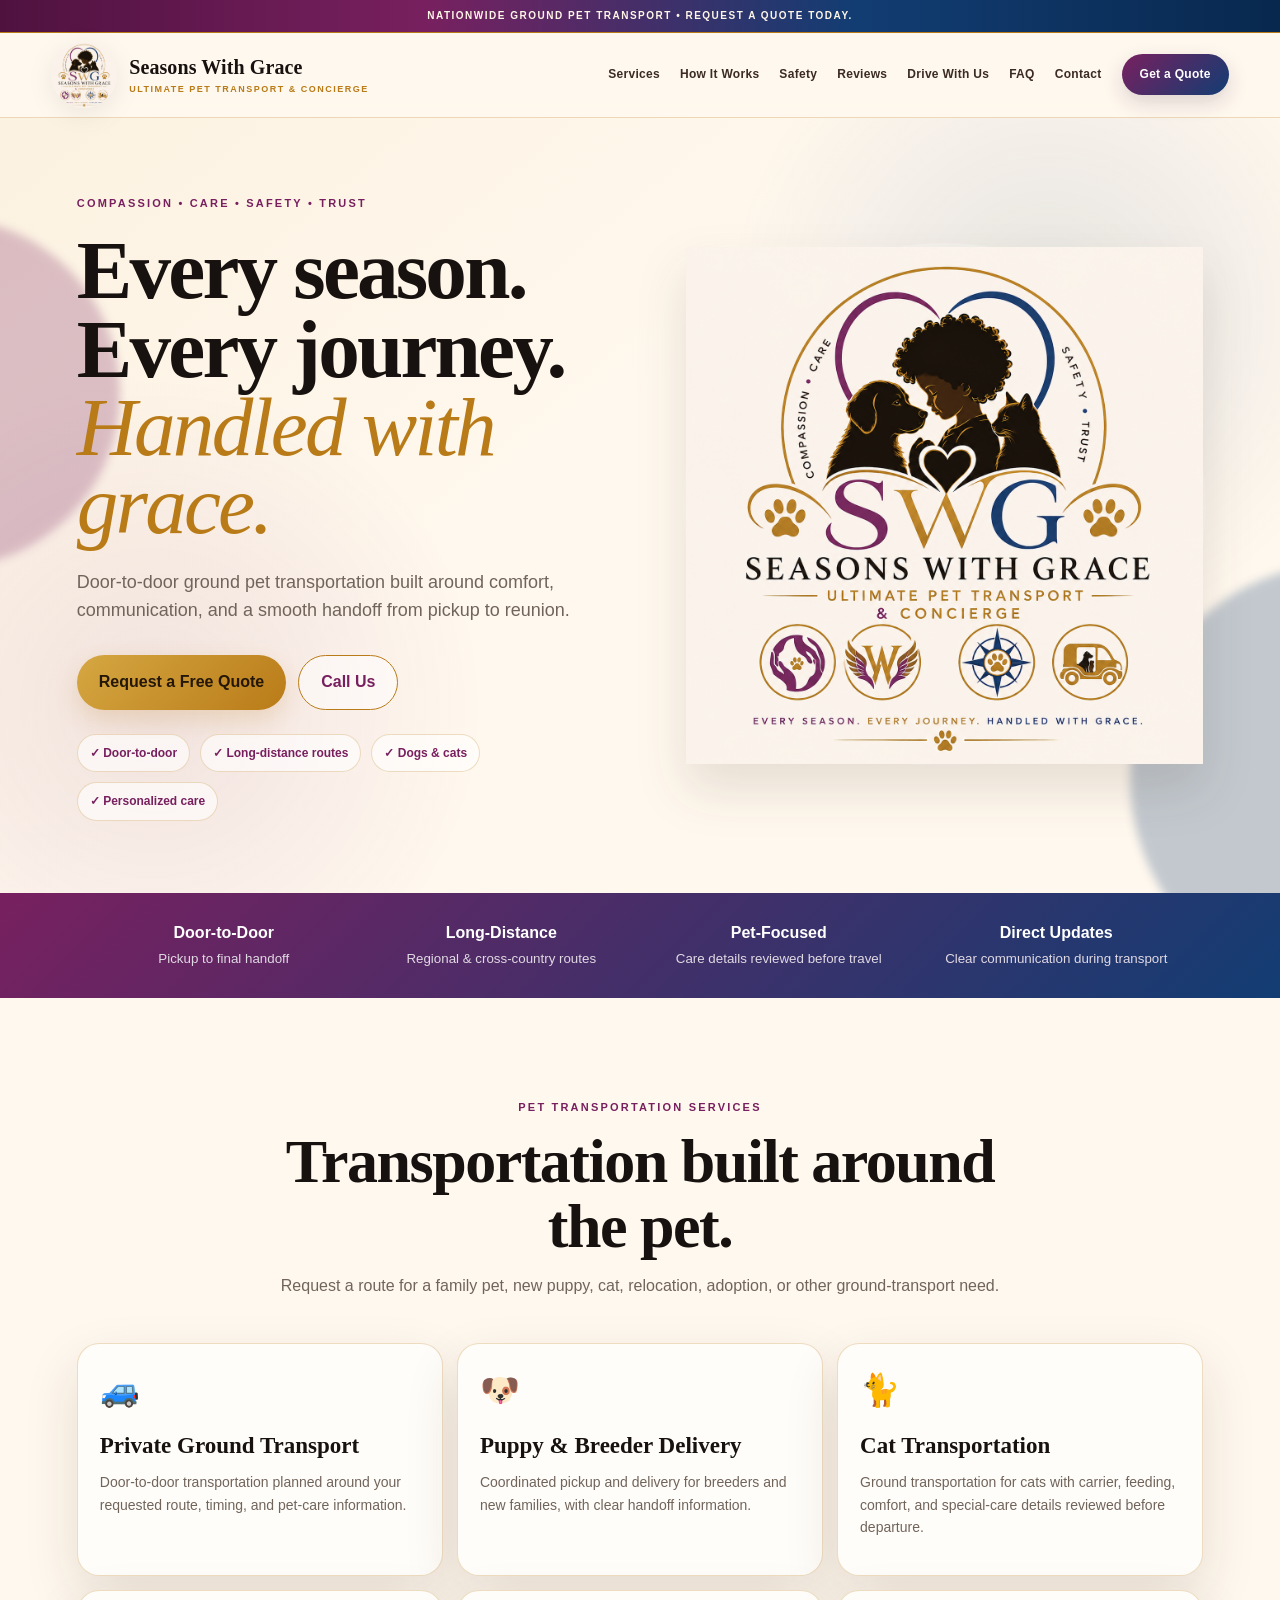
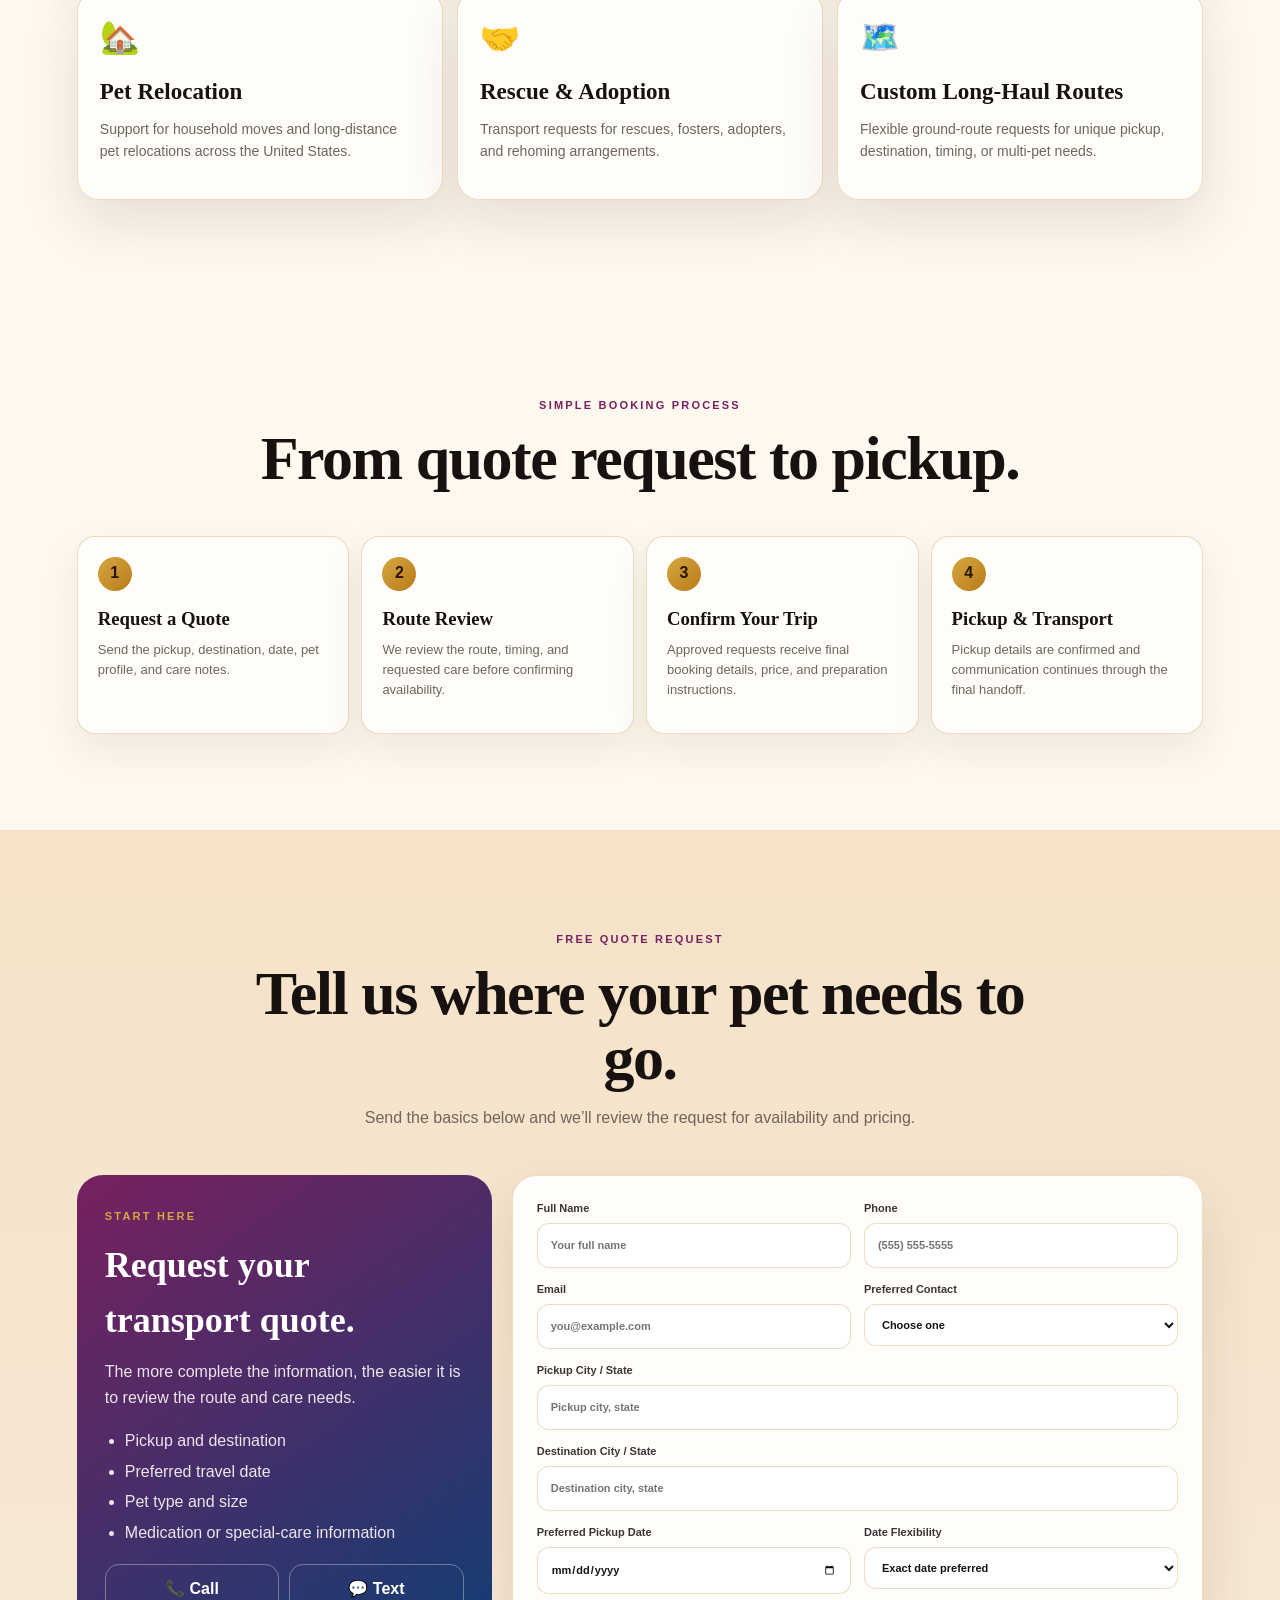
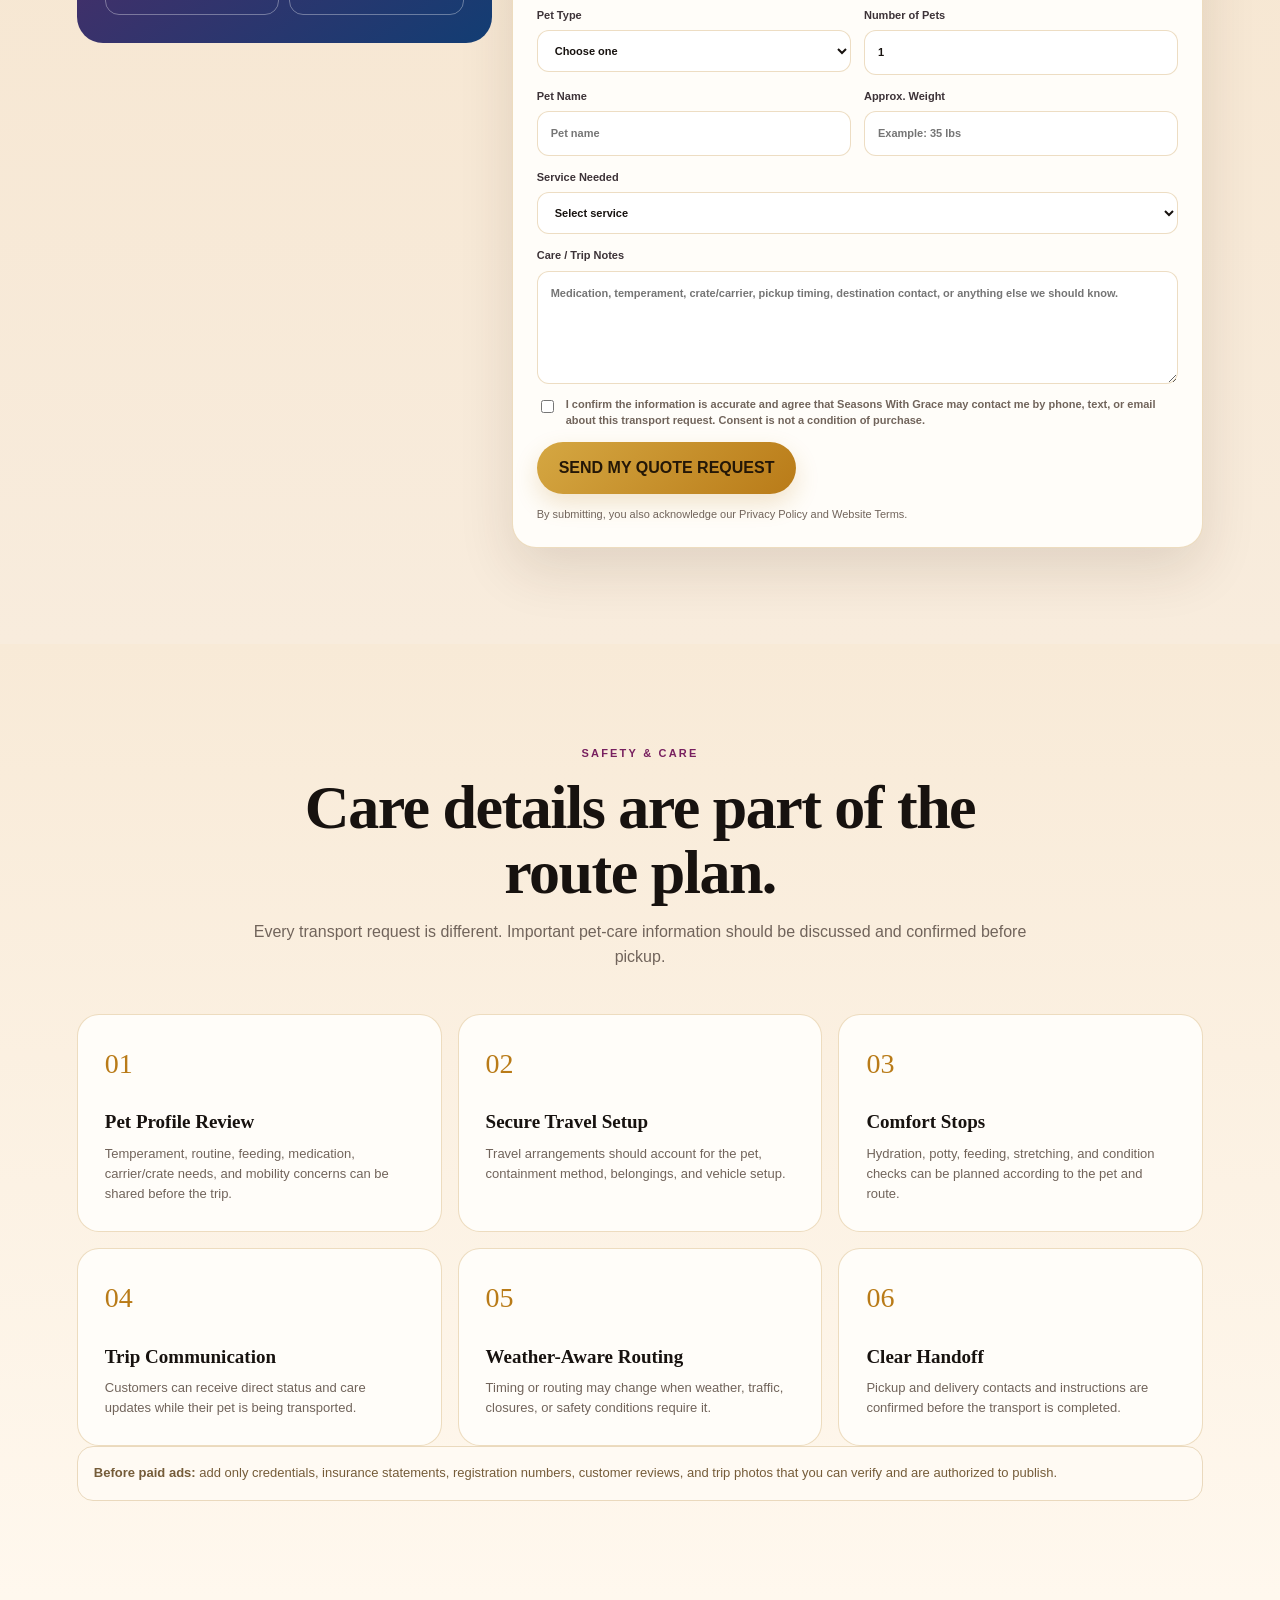
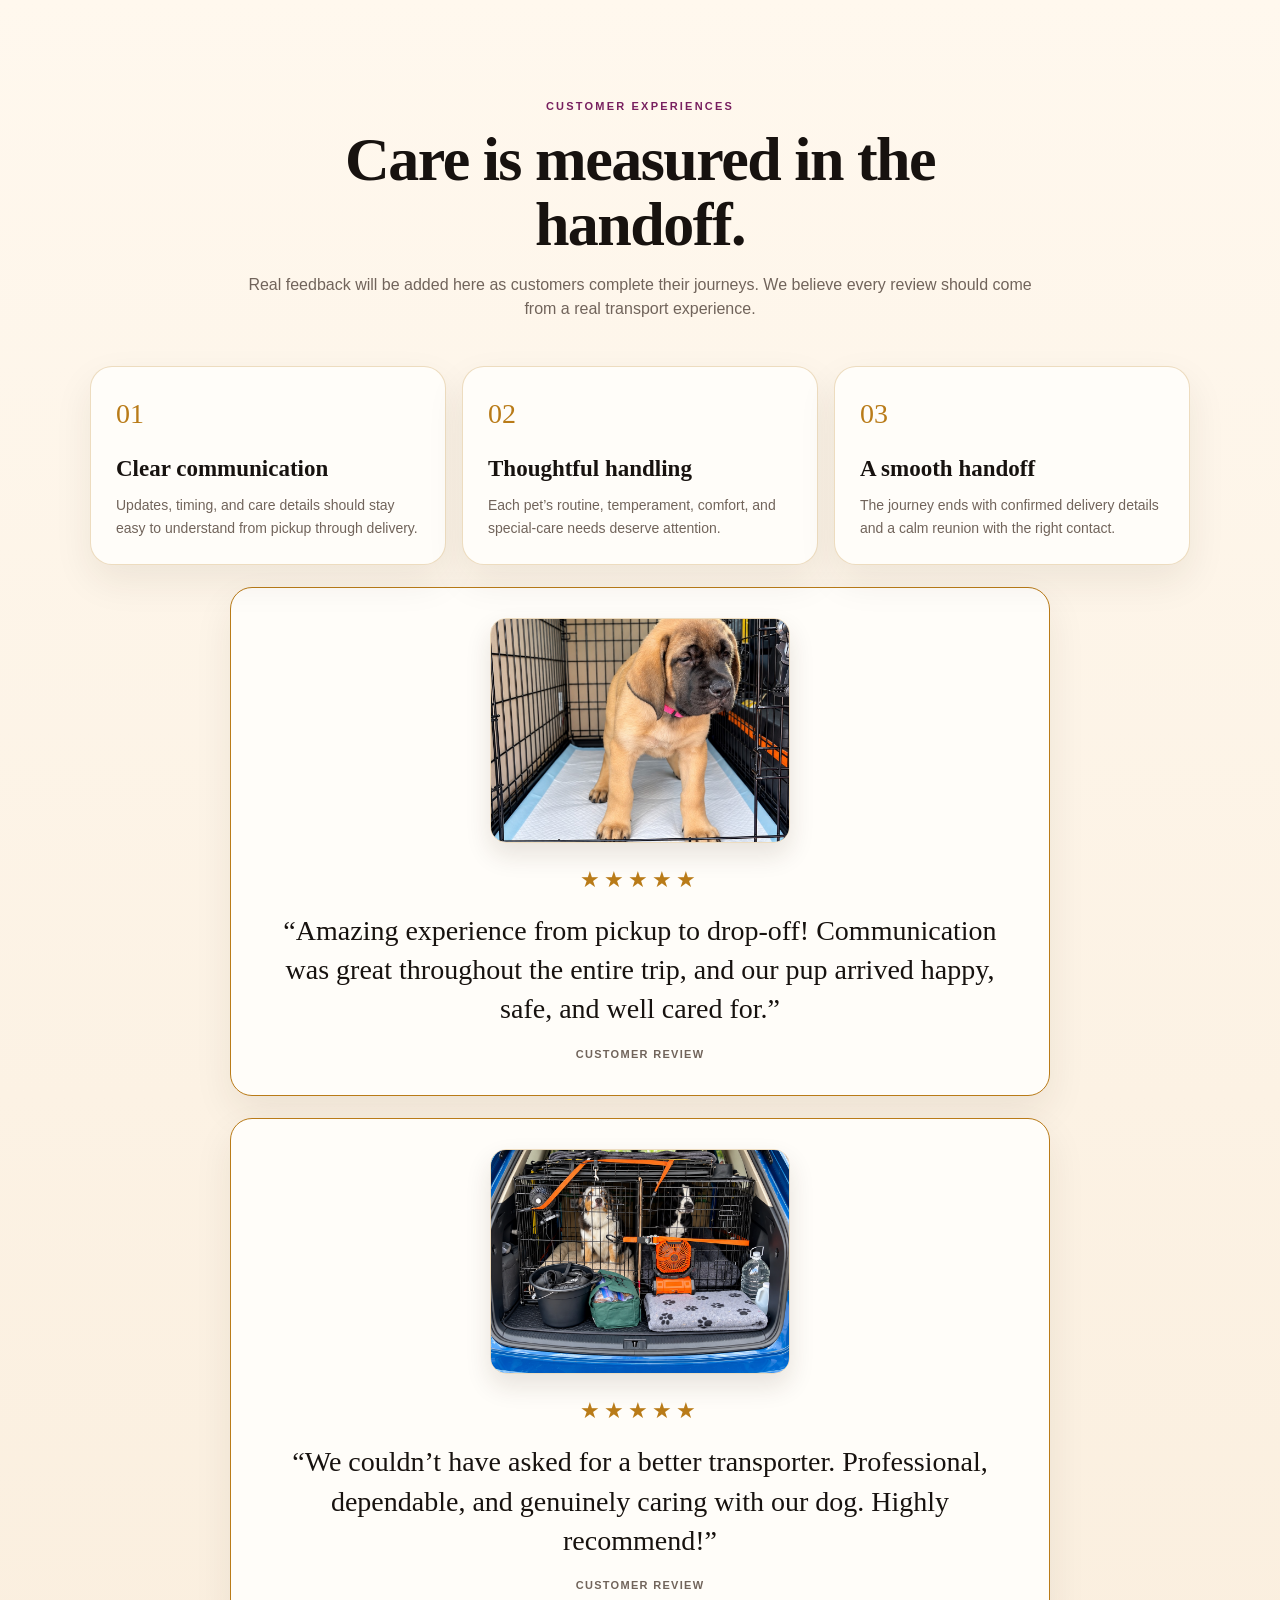
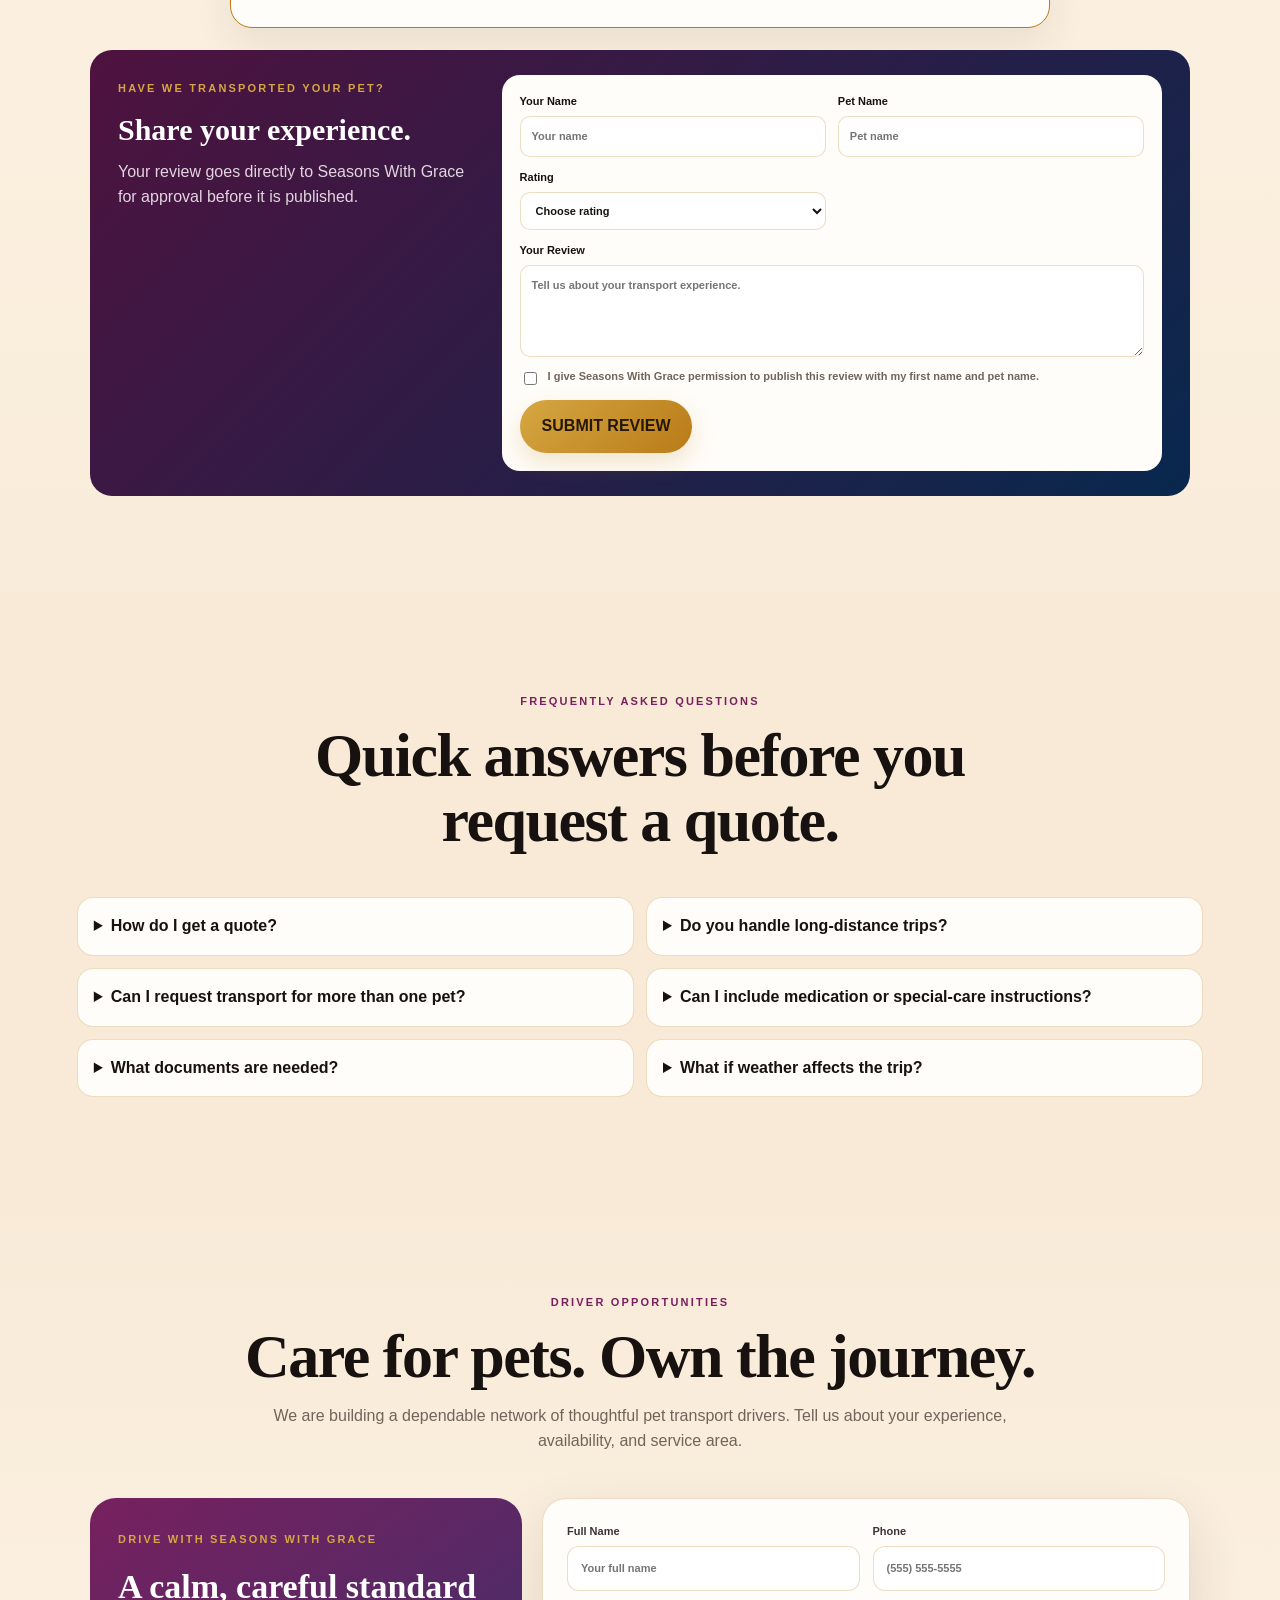
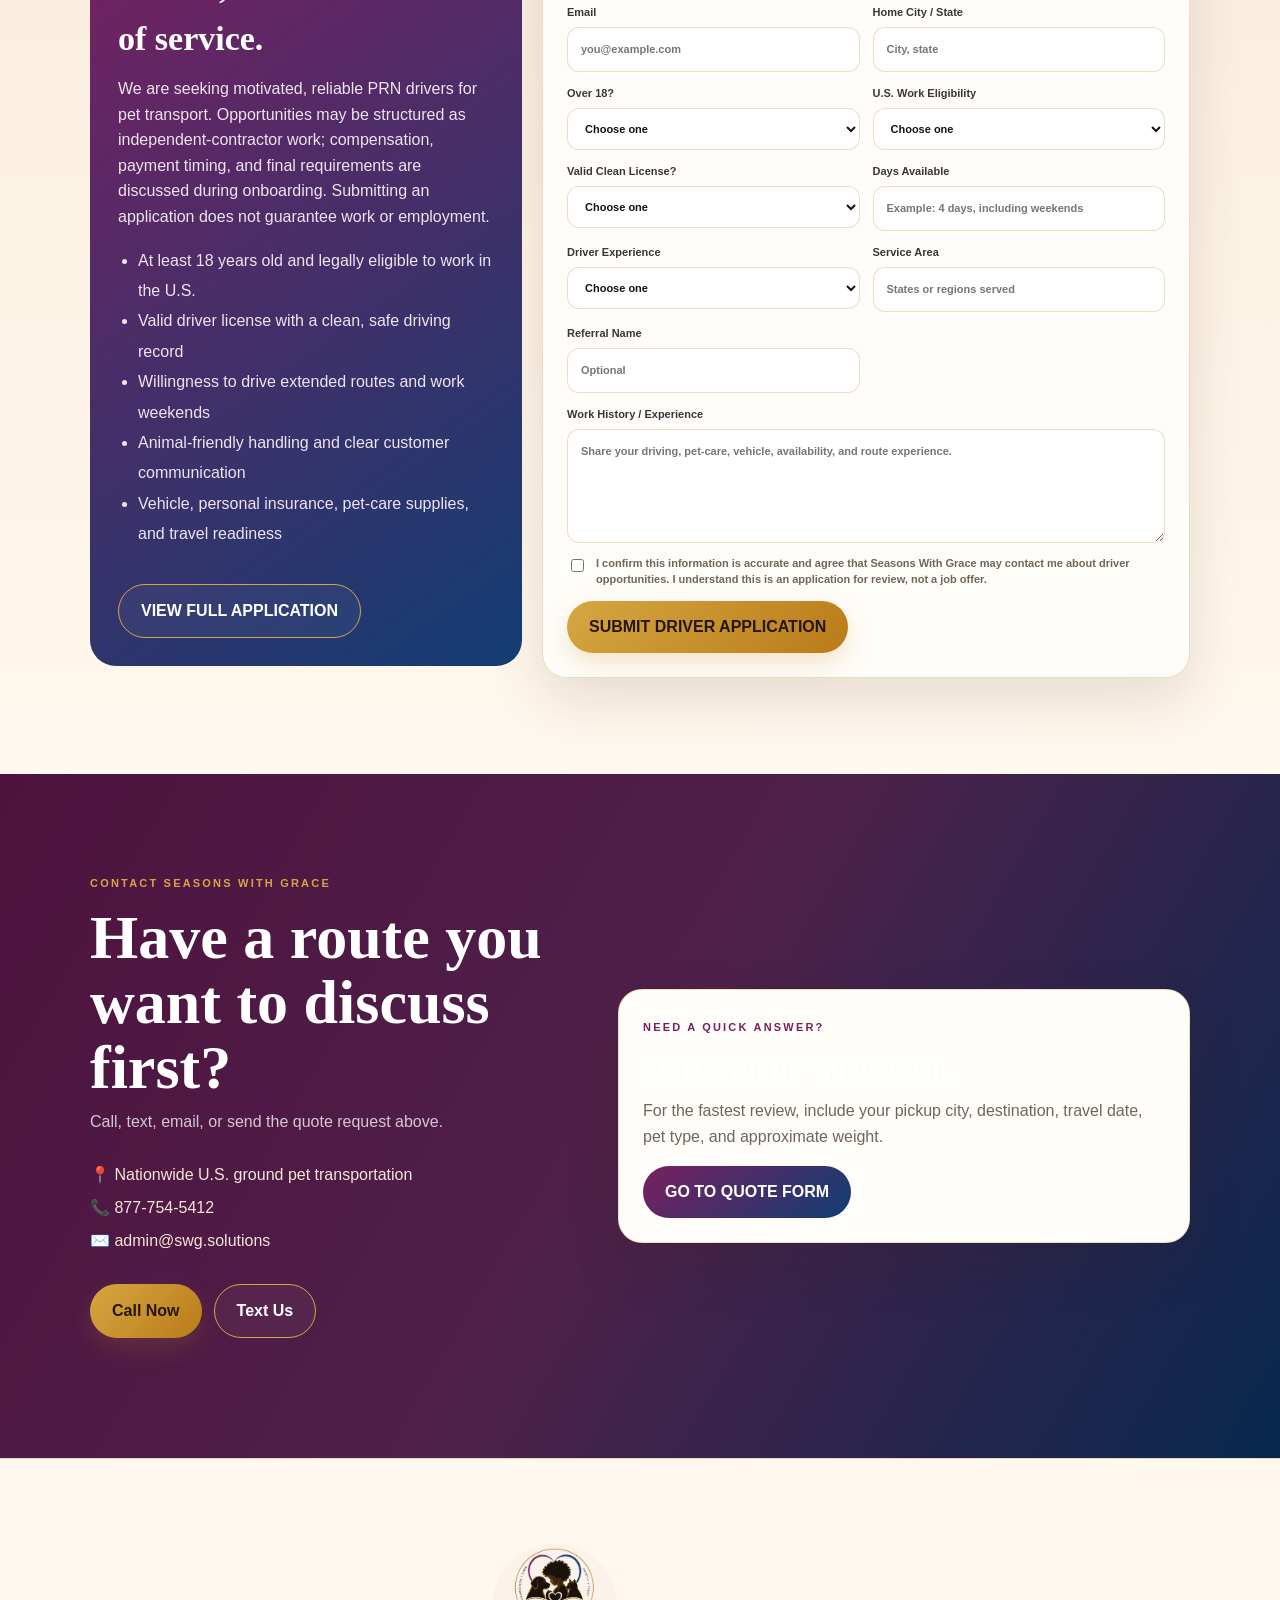
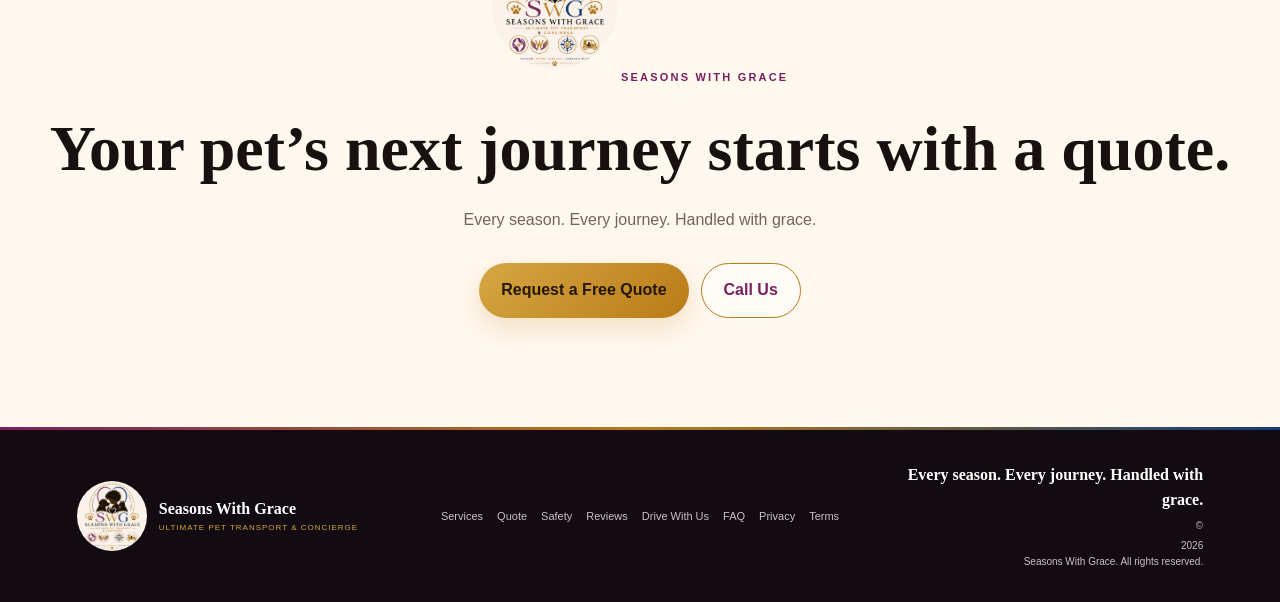
<file: index.html>
<!doctype html>
<html lang="en">
<head>
  <meta charset="utf-8">
  <meta name="viewport" content="width=device-width,initial-scale=1">
  <meta name="theme-color" content="#fff8ee">
  <title>Seasons With Grace | Nationwide Pet Transport</title>
  <meta name="description" content="Request a quote for compassionate door-to-door pet transportation with Seasons With Grace. Long-distance pet transport, puppy delivery, cat transport, relocation and custom ground routes.">
  <link rel="canonical" href="https://seasonswithgrace.org/">
  <meta property="og:type" content="website">
  <meta property="og:title" content="Seasons With Grace | Nationwide Pet Transport">
  <meta property="og:description" content="Door-to-door ground pet transportation for long-distance routes, puppies, cats, relocations, adoptions, and custom trips.">
  <meta property="og:url" content="https://seasonswithgrace.org/">
  <link rel="icon" href="favicon.png">
  <link rel="stylesheet" href="styles.css">
  <link rel="stylesheet" href="launch.css">
  <script type="application/ld+json">
    {
      "@context":"https://schema.org",
      "@type":"Organization",
      "name":"Seasons With Grace",
      "url":"https://seasonswithgrace.org/",
      "logo":"https://seasonswithgrace.org/images/logo.png",
      "description":"Nationwide door-to-door ground pet transportation for dogs, cats, puppies, relocations, adoptions, and custom routes.",
      "areaServed":{"@type":"Country","name":"United States"},
      "knowsAbout":["Pet transportation","Dog transport","Cat transport","Pet relocation"]
    }
  </script>
</head>
<body>
  <div class="announcement" data-announcement>Nationwide ground pet transport • Request a quote today.</div>

  <header class="topbar">
    <a href="#home" class="brand" aria-label="Seasons With Grace home">
      <img src="images/logo.png" class="brand-logo" alt="Seasons With Grace logo">
      <div class="brand-copy"><strong>Seasons With Grace</strong><span>Ultimate Pet Transport & Concierge</span></div>
    </a>
    <button class="menu-btn" id="menuBtn" aria-label="Open menu" aria-expanded="false">☰</button>
    <nav id="mainNav">
      <a href="#services">Services</a>
      <a href="#how">How It Works</a>
      <a href="#safety">Safety</a>
      <a href="#reviews">Reviews</a>
      <a href="#careers">Drive With Us</a>
      <a href="#faq">FAQ</a>
      <a href="#contact">Contact</a>
      <a class="nav-cta" href="#quote">Get a Quote</a>
    </nav>
  </header>

  <main>
    <section class="hero" id="home">
      <div class="hero-orb plum"></div><div class="hero-orb blue"></div>
      <div class="hero-copy">
        <span class="eyebrow">Compassion • Care • Safety • Trust</span>
        <h1>Every season.<br>Every journey.<br><em>Handled with grace.</em></h1>
        <p class="hero-lead">Door-to-door ground pet transportation built around comfort, communication, and a smooth handoff from pickup to reunion.</p>
        <div class="hero-actions">
          <a class="btn btn-gold" href="#quote" data-track="quote_click">Request a Free Quote</a>
          <a class="btn btn-outline" data-phone-link href="#" data-track="call_click">Call Us</a>
        </div>
        <div class="launch-hero-badges"><span>✓ Door-to-door</span><span>✓ Long-distance routes</span><span>✓ Dogs & cats</span><span>✓ Personalized care</span></div>
      </div>
      <div class="launch-logo-card">
        <img src="images/logo.png" alt="Seasons With Grace brand mark">
      </div>
    </section>

    <section class="ad-trust-strip">
      <div class="ad-trust-grid">
        <div><strong>Door-to-Door</strong><small>Pickup to final handoff</small></div>
        <div><strong>Long-Distance</strong><small>Regional & cross-country routes</small></div>
        <div><strong>Pet-Focused</strong><small>Care details reviewed before travel</small></div>
        <div><strong>Direct Updates</strong><small>Clear communication during transport</small></div>
      </div>
    </section>

    <section class="section" id="services">
      <div class="section-head"><span class="section-kicker">Pet Transportation Services</span><h2>Transportation built around the pet.</h2><p>Request a route for a family pet, new puppy, cat, relocation, adoption, or other ground-transport need.</p></div>
      <div class="launch-grid">
        <article class="launch-card"><div class="icon">🚙</div><h3>Private Ground Transport</h3><p>Door-to-door transportation planned around your requested route, timing, and pet-care information.</p></article>
        <article class="launch-card"><div class="icon">🐶</div><h3>Puppy & Breeder Delivery</h3><p>Coordinated pickup and delivery for breeders and new families, with clear handoff information.</p></article>
        <article class="launch-card"><div class="icon">🐈</div><h3>Cat Transportation</h3><p>Ground transportation for cats with carrier, feeding, comfort, and special-care details reviewed before departure.</p></article>
        <article class="launch-card"><div class="icon">🏡</div><h3>Pet Relocation</h3><p>Support for household moves and long-distance pet relocations across the United States.</p></article>
        <article class="launch-card"><div class="icon">🤝</div><h3>Rescue & Adoption</h3><p>Transport requests for rescues, fosters, adopters, and rehoming arrangements.</p></article>
        <article class="launch-card"><div class="icon">🗺️</div><h3>Custom Long-Haul Routes</h3><p>Flexible ground-route requests for unique pickup, destination, timing, or multi-pet needs.</p></article>
      </div>
    </section>

    <section class="section" id="how">
      <div class="section-head"><span class="section-kicker">Simple Booking Process</span><h2>From quote request to pickup.</h2></div>
      <div class="launch-process">
        <article class="launch-step"><b>1</b><h3>Request a Quote</h3><p>Send the pickup, destination, date, pet profile, and care notes.</p></article>
        <article class="launch-step"><b>2</b><h3>Route Review</h3><p>We review the route, timing, and requested care before confirming availability.</p></article>
        <article class="launch-step"><b>3</b><h3>Confirm Your Trip</h3><p>Approved requests receive final booking details, price, and preparation instructions.</p></article>
        <article class="launch-step"><b>4</b><h3>Pickup & Transport</h3><p>Pickup details are confirmed and communication continues through the final handoff.</p></article>
      </div>
    </section>

    <section class="section quote-section" id="quote">
      <div class="section-head"><span class="section-kicker">Free Quote Request</span><h2>Tell us where your pet needs to go.</h2><p>Send the basics below and we’ll review the request for availability and pricing.</p></div>
      <div class="launch-quote-shell">
        <aside class="launch-quote-copy">
          <span class="section-kicker light">Start Here</span>
          <h2>Request your transport quote.</h2>
          <p>The more complete the information, the easier it is to review the route and care needs.</p>
          <ul><li>Pickup and destination</li><li>Preferred travel date</li><li>Pet type and size</li><li>Medication or special-care information</li></ul>
          <div class="direct-contact">
            <a data-phone-link href="#" data-track="call_click">📞 Call</a>
            <a data-sms-link href="#" data-track="sms_click">💬 Text</a>
          </div>
        </aside>

        <form id="leadForm" class="launch-form" method="POST" action="https://formspree.io/f/xljdepew">
          <div class="form-grid">
            <label>Full Name<input name="name" autocomplete="name" required placeholder="Your full name"></label>
            <label>Phone<input name="phone" autocomplete="tel" required placeholder="(555) 555-5555"></label>
            <label>Email<input name="email" type="email" autocomplete="email" required placeholder="you@example.com"></label>
            <label>Preferred Contact<select name="contactMethod" required><option value="">Choose one</option><option>Text</option><option>Phone Call</option><option>Email</option></select></label>

            <label class="span-2">Pickup City / State<input name="pickup" required placeholder="Pickup city, state"></label>
            <label class="span-2">Destination City / State<input name="dropoff" required placeholder="Destination city, state"></label>

            <label>Preferred Pickup Date<input name="date" type="date" required></label>
            <label>Date Flexibility<select name="dateFlex"><option>Exact date preferred</option><option>± 1 day</option><option>± 2–3 days</option><option>Flexible — contact me</option></select></label>

            <label>Pet Type<select name="petType" required><option value="">Choose one</option><option>Dog</option><option>Cat</option><option>Other small animal</option></select></label>
            <label>Number of Pets<input name="petCount" type="number" min="1" max="10" value="1" required></label>

            <label>Pet Name<input name="petName" required placeholder="Pet name"></label>
            <label>Approx. Weight<input name="weight" placeholder="Example: 35 lbs"></label>

            <label class="span-2">Service Needed<select name="serviceType" required><option value="">Select service</option><option>Private Ground Transport</option><option>Puppy / Breeder Delivery</option><option>Cat Transportation</option><option>Pet Relocation</option><option>Rescue / Adoption Transport</option><option>Multi-Pet Transport</option><option>Custom Long-Haul Route</option></select></label>

            <label class="span-2">Care / Trip Notes<textarea name="notes" rows="5" placeholder="Medication, temperament, crate/carrier, pickup timing, destination contact, or anything else we should know."></textarea></label>
          </div>

          <label class="launch-consent"><input type="checkbox" name="contactConsent" required><span>I confirm the information is accurate and agree that Seasons With Grace may contact me by phone, text, or email about this transport request. Consent is not a condition of purchase.</span></label>

          <button class="btn btn-gold full" type="submit" id="leadSubmit">SEND MY QUOTE REQUEST</button>
          <div id="leadStatus" class="launch-form-status" role="status"></div>
          <p style="font-size:11px;color:var(--muted);margin:12px 0 0">By submitting, you also acknowledge our <a href="privacy.html">Privacy Policy</a> and <a href="terms.html">Website Terms</a>.</p>
        </form>
      </div>
    </section>

    <section class="section safety-section" id="safety">
      <div class="section-head"><span class="section-kicker">Safety & Care</span><h2>Care details are part of the route plan.</h2><p>Every transport request is different. Important pet-care information should be discussed and confirmed before pickup.</p></div>
      <div class="safety-grid">
        <article><span>01</span><h3>Pet Profile Review</h3><p>Temperament, routine, feeding, medication, carrier/crate needs, and mobility concerns can be shared before the trip.</p></article>
        <article><span>02</span><h3>Secure Travel Setup</h3><p>Travel arrangements should account for the pet, containment method, belongings, and vehicle setup.</p></article>
        <article><span>03</span><h3>Comfort Stops</h3><p>Hydration, potty, feeding, stretching, and condition checks can be planned according to the pet and route.</p></article>
        <article><span>04</span><h3>Trip Communication</h3><p>Customers can receive direct status and care updates while their pet is being transported.</p></article>
        <article><span>05</span><h3>Weather-Aware Routing</h3><p>Timing or routing may change when weather, traffic, closures, or safety conditions require it.</p></article>
        <article><span>06</span><h3>Clear Handoff</h3><p>Pickup and delivery contacts and instructions are confirmed before the transport is completed.</p></article>
      </div>
      <div class="proof-note"><strong>Before paid ads:</strong> add only credentials, insurance statements, registration numbers, customer reviews, and trip photos that you can verify and are authorized to publish.</div>
    </section>

    <section class="section reviews-section" id="reviews">
      <div class="section-head">
        <span class="section-kicker">Customer Experiences</span>
        <h2>Care is measured in the handoff.</h2>
        <p>Real feedback will be added here as customers complete their journeys. We believe every review should come from a real transport experience.</p>
      </div>
      <div class="review-standards">
        <article><span class="review-mark">01</span><h3>Clear communication</h3><p>Updates, timing, and care details should stay easy to understand from pickup through delivery.</p></article>
        <article><span class="review-mark">02</span><h3>Thoughtful handling</h3><p>Each pet’s routine, temperament, comfort, and special-care needs deserve attention.</p></article>
        <article><span class="review-mark">03</span><h3>A smooth handoff</h3><p>The journey ends with confirmed delivery details and a calm reunion with the right contact.</p></article>
      </div>
      <article class="customer-review">
        <img class="customer-review-photo" src="images/puppy-review.jpg.png" alt="Puppy safely settled in a travel crate">
        <div class="customer-review-stars" aria-label="5 out of 5 stars">★★★★★</div>
        <blockquote>“Amazing experience from pickup to drop-off! Communication was great throughout the entire trip, and our pup arrived happy, safe, and well cared for.”</blockquote>
        <span class="customer-review-label">Customer review</span>
      </article>
      <article class="customer-review">
        <img class="customer-review-photo" src="images/ChatGPT Image Sep 21, 2026, 02_01_25 PM.png" alt="Two dogs secured in travel crates in a vehicle">
        <div class="customer-review-stars" aria-label="5 out of 5 stars">★★★★★</div>
        <blockquote>“We couldn’t have asked for a better transporter. Professional, dependable, and genuinely caring with our dog. Highly recommend!”</blockquote>
        <span class="customer-review-label">Customer review</span>
      </article>
      <div class="review-cta">
        <div class="review-cta-copy"><span class="section-kicker light">Have we transported your pet?</span><h3>Share your experience.</h3><p>Your review goes directly to Seasons With Grace for approval before it is published.</p></div>
        <form id="reviewForm" class="review-form">
          <div class="review-form-grid">
            <label>Your Name<input name="reviewerName" autocomplete="name" required placeholder="Your name"></label>
            <label>Pet Name<input name="reviewPet" required placeholder="Pet name"></label>
            <label>Rating<select name="rating" required><option value="">Choose rating</option><option>5 stars</option><option>4 stars</option><option>3 stars</option><option>2 stars</option><option>1 star</option></select></label>
            <label class="review-span-2">Your Review<textarea name="reviewText" rows="4" required placeholder="Tell us about your transport experience."></textarea></label>
          </div>
          <label class="review-permission"><input type="checkbox" name="publishPermission" value="Yes" required><span>I give Seasons With Grace permission to publish this review with my first name and pet name.</span></label>
          <button class="btn btn-gold" type="submit" id="reviewSubmit">SUBMIT REVIEW</button>
          <div id="reviewStatus" class="launch-form-status" role="status"></div>
        </form>
      </div>
    </section>

    <section class="section faq-section" id="faq">
      <div class="section-head"><span class="section-kicker">Frequently Asked Questions</span><h2>Quick answers before you request a quote.</h2></div>
      <div class="faq-short">
        <details><summary>How do I get a quote?</summary><p>Complete the quote form with your route, preferred date, pet information, and any special-care needs. We’ll review the request and contact you about availability and pricing.</p></details>
        <details><summary>Do you handle long-distance trips?</summary><p>Long-distance and cross-state ground-transport requests can be submitted through the quote form. Availability depends on the requested route and schedule.</p></details>
        <details><summary>Can I request transport for more than one pet?</summary><p>Yes. Enter the number of pets and explain each pet’s details or separate care needs in the notes.</p></details>
        <details><summary>Can I include medication or special-care instructions?</summary><p>Yes. Include the details in your request. The requested care should be reviewed and confirmed before a booking is accepted.</p></details>
        <details><summary>What documents are needed?</summary><p>Requirements can vary based on the pet, route, destination, and current regulations. Required documents should be confirmed before pickup.</p></details>
        <details><summary>What if weather affects the trip?</summary><p>Safety comes first. Timing or routing may need to change when conditions make the original plan unsafe or impractical.</p></details>
      </div>
    </section>

    <section class="section careers-section" id="careers">
      <div class="section-head">
        <span class="section-kicker">Driver Opportunities</span>
        <h2>Care for pets. Own the journey.</h2>
        <p>We are building a dependable network of thoughtful pet transport drivers. Tell us about your experience, availability, and service area.</p>
      </div>
      <div class="career-shell">
        <div class="career-copy">
          <span class="section-kicker light">Drive With Seasons With Grace</span>
          <h3>A calm, careful standard of service.</h3>
          <p>We are seeking motivated, reliable PRN drivers for pet transport. Opportunities may be structured as independent-contractor work; compensation, payment timing, and final requirements are discussed during onboarding. Submitting an application does not guarantee work or employment.</p>
          <ul><li>At least 18 years old and legally eligible to work in the U.S.</li><li>Valid driver license with a clean, safe driving record</li><li>Willingness to drive extended routes and work weekends</li><li>Animal-friendly handling and clear customer communication</li><li>Vehicle, personal insurance, pet-care supplies, and travel readiness</li></ul>
          <a class="btn btn-outline-light career-full-application" href="https://form.jotform.com/253074878221056" target="_blank" rel="noopener">VIEW FULL APPLICATION</a>
        </div>
        <form id="careerForm" class="career-form">
          <div class="career-form-grid">
            <label>Full Name<input name="applicantName" autocomplete="name" required placeholder="Your full name"></label>
            <label>Phone<input name="applicantPhone" autocomplete="tel" required placeholder="(555) 555-5555"></label>
            <label>Email<input name="applicantEmail" type="email" autocomplete="email" required placeholder="you@example.com"></label>
            <label>Home City / State<input name="applicantLocation" autocomplete="address-level2" required placeholder="City, state"></label>
            <label>Over 18?<select name="ageEligible" required><option value="">Choose one</option><option>Yes</option><option>No</option></select></label>
            <label>U.S. Work Eligibility<select name="workEligible" required><option value="">Choose one</option><option>Yes</option><option>No</option></select></label>
            <label>Valid Clean License?<select name="licenseStatus" required><option value="">Choose one</option><option>Yes</option><option>No</option></select></label>
            <label>Days Available<input name="availability" required placeholder="Example: 4 days, including weekends"></label>
            <label>Driver Experience<select name="driverExperience" required><option value="">Choose one</option><option>Pet transport</option><option>Professional driving</option><option>Animal care</option><option>New to pet transport</option></select></label>
            <label>Service Area<input name="serviceArea" required placeholder="States or regions served"></label>
            <label>Referral Name<input name="referralName" placeholder="Optional"></label>
            <label class="career-span-2">Work History / Experience<textarea name="applicationNotes" rows="5" required placeholder="Share your driving, pet-care, vehicle, availability, and route experience."></textarea></label>
          </div>
          <label class="career-consent"><input type="checkbox" name="applicationConsent" required><span>I confirm this information is accurate and agree that Seasons With Grace may contact me about driver opportunities. I understand this is an application for review, not a job offer.</span></label>
          <button class="btn btn-gold" type="submit" id="careerSubmit">SUBMIT DRIVER APPLICATION</button>
          <div id="careerStatus" class="launch-form-status" role="status"></div>
        </form>
      </div>
    </section>

    <section class="section contact-section" id="contact">
      <div class="contact-grid">
        <div class="contact-copy">
          <span class="section-kicker light">Contact Seasons With Grace</span>
          <h2>Have a route you want to discuss first?</h2>
          <p>Call, text, email, or send the quote request above.</p>
          <div class="contact-points">
            <span>📍 <span data-service-area>Nationwide U.S. ground pet transportation</span></span>
            <span>📞 <a data-phone-link data-phone-display href="#">Phone</a></span>
            <span>✉️ <a data-email-link data-email-display href="#">Email</a></span>
          </div>
          <div class="hero-actions">
            <a class="btn btn-gold" data-phone-link href="#" data-track="call_click">Call Now</a>
            <a class="btn btn-outline-light" data-sms-link href="#" data-track="sms_click">Text Us</a>
          </div>
        </div>
        <div class="launch-form">
          <span class="section-kicker">Need a quick answer?</span>
          <h3 style="font-family:Georgia,serif;font-size:28px;margin:8px 0">Start with the quote form.</h3>
          <p style="color:var(--muted);line-height:1.6">For the fastest review, include your pickup city, destination, travel date, pet type, and approximate weight.</p>
          <a class="btn btn-plum full" href="#quote" data-track="quote_click">GO TO QUOTE FORM</a>
        </div>
      </div>
    </section>

    <section class="final-cta">
      <img src="images/logo.png" alt="Seasons With Grace logo">
      <span class="section-kicker">Seasons With Grace</span>
      <h2>Your pet’s next journey starts with a quote.</h2>
      <p>Every season. Every journey. Handled with grace.</p>
      <div class="hero-actions center"><a href="#quote" class="btn btn-gold" data-track="quote_click">Request a Free Quote</a><a class="btn btn-outline" data-phone-link href="#" data-track="call_click">Call Us</a></div>
    </section>
  </main>

  <footer>
    <div class="footer-brand"><img src="images/logo.png" alt="Seasons With Grace logo"><div><strong>Seasons With Grace</strong><span>Ultimate Pet Transport & Concierge</span></div></div>
    <div class="footer-links"><a href="#services">Services</a><a href="#quote">Quote</a><a href="#safety">Safety</a><a href="#reviews">Reviews</a><a href="#careers">Drive With Us</a><a href="#faq">FAQ</a><a href="privacy.html">Privacy</a><a href="terms.html">Terms</a></div>
    <div class="footer-note"><b>Every season. Every journey. Handled with grace.</b><span>© <span id="year"></span> Seasons With Grace. All rights reserved.</span></div>
  </footer>

  <div class="mobile-lead-bar"><a class="call" data-phone-link href="#" data-track="call_click">CALL</a><a class="quote" href="#quote" data-track="quote_click">GET QUOTE</a></div>
  <div id="cookieBanner" class="cookie-banner" role="dialog" aria-label="Analytics preferences"><p>We use optional analytics and advertising tools to understand website activity and measure ads. You can accept or decline non-essential tracking.</p><div class="cookie-actions"><button class="accept" id="acceptAnalytics">Accept Analytics</button><button class="decline" id="declineAnalytics">No Thanks</button><a href="privacy.html" style="color:#f0d18a;font-size:12px;padding:8px">Privacy</a></div></div>

  <script src="launch-config.js"></script>
  <script src="launch-runtime.js"></script>
  <script src="app.js"></script>
</body>
</html>
</file>
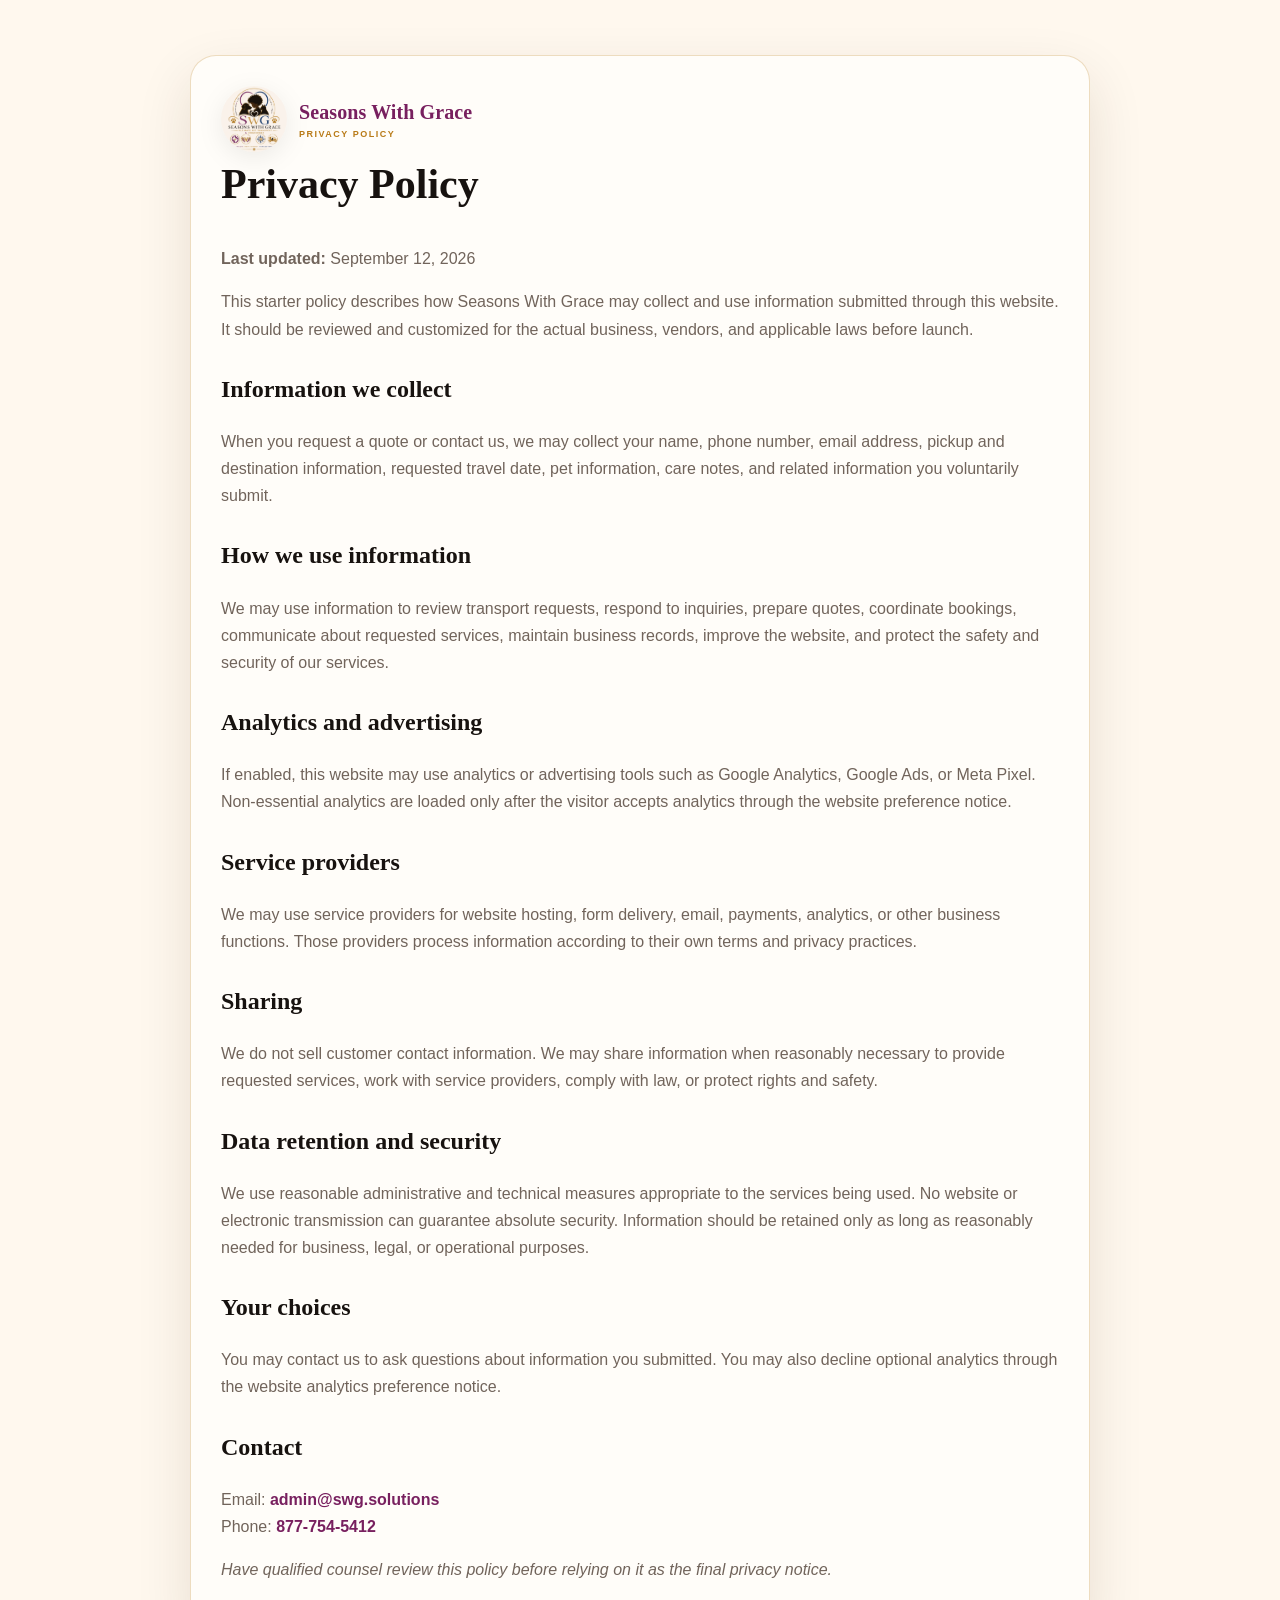
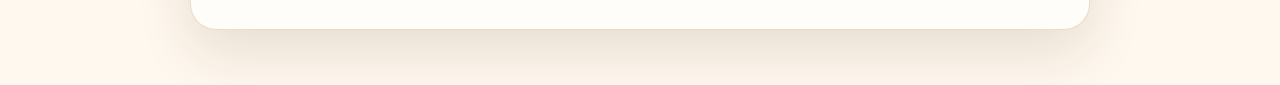
<file: privacy.html>
<!doctype html>
<html lang="en"><head><meta charset="utf-8"><meta name="viewport" content="width=device-width,initial-scale=1"><title>Privacy Policy | Seasons With Grace</title><link rel="stylesheet" href="styles.css"><link rel="stylesheet" href="launch.css"></head>
<body>
<main class="policy-card">
  <a href="index.html" class="brand"><img src="images/logo.png" class="brand-logo" alt="Seasons With Grace logo"><div class="brand-copy"><strong>Seasons With Grace</strong><span>Privacy Policy</span></div></a>
  <h1>Privacy Policy</h1>
  <p><strong>Last updated:</strong> September 12, 2026</p>
  <p>This starter policy describes how Seasons With Grace may collect and use information submitted through this website. It should be reviewed and customized for the actual business, vendors, and applicable laws before launch.</p>
  <h2>Information we collect</h2>
  <p>When you request a quote or contact us, we may collect your name, phone number, email address, pickup and destination information, requested travel date, pet information, care notes, and related information you voluntarily submit.</p>
  <h2>How we use information</h2>
  <p>We may use information to review transport requests, respond to inquiries, prepare quotes, coordinate bookings, communicate about requested services, maintain business records, improve the website, and protect the safety and security of our services.</p>
  <h2>Analytics and advertising</h2>
  <p>If enabled, this website may use analytics or advertising tools such as Google Analytics, Google Ads, or Meta Pixel. Non-essential analytics are loaded only after the visitor accepts analytics through the website preference notice.</p>
  <h2>Service providers</h2>
  <p>We may use service providers for website hosting, form delivery, email, payments, analytics, or other business functions. Those providers process information according to their own terms and privacy practices.</p>
  <h2>Sharing</h2>
  <p>We do not sell customer contact information. We may share information when reasonably necessary to provide requested services, work with service providers, comply with law, or protect rights and safety.</p>
  <h2>Data retention and security</h2>
  <p>We use reasonable administrative and technical measures appropriate to the services being used. No website or electronic transmission can guarantee absolute security. Information should be retained only as long as reasonably needed for business, legal, or operational purposes.</p>
  <h2>Your choices</h2>
  <p>You may contact us to ask questions about information you submitted. You may also decline optional analytics through the website analytics preference notice.</p>
  <h2>Contact</h2>
  <p>Email: <a data-email-link data-email-display href="#">Configure business email</a><br>Phone: <a data-phone-link data-phone-display href="#">Configure business phone</a></p>
  <p><em>Have qualified counsel review this policy before relying on it as the final privacy notice.</em></p>
</main>
<script src="launch-config.js"></script><script src="launch-runtime.js"></script>
</body></html>
</file>
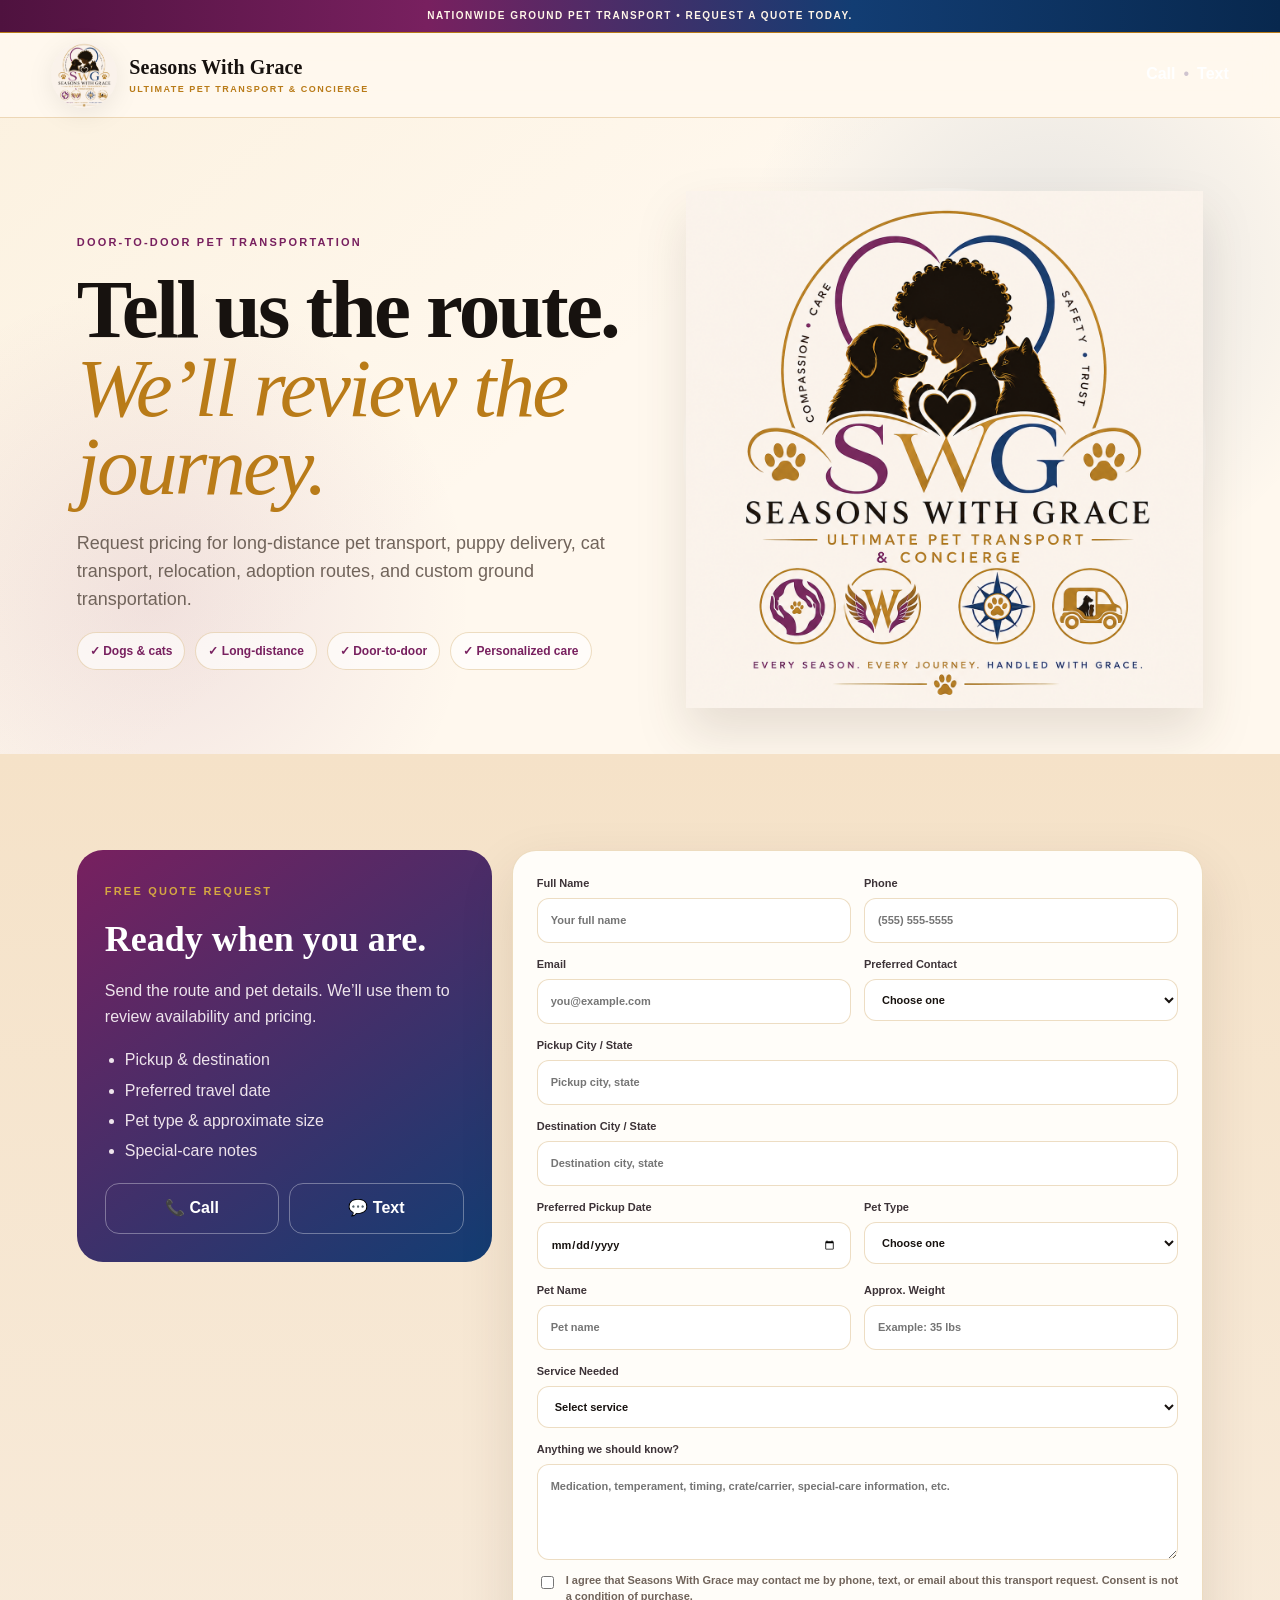
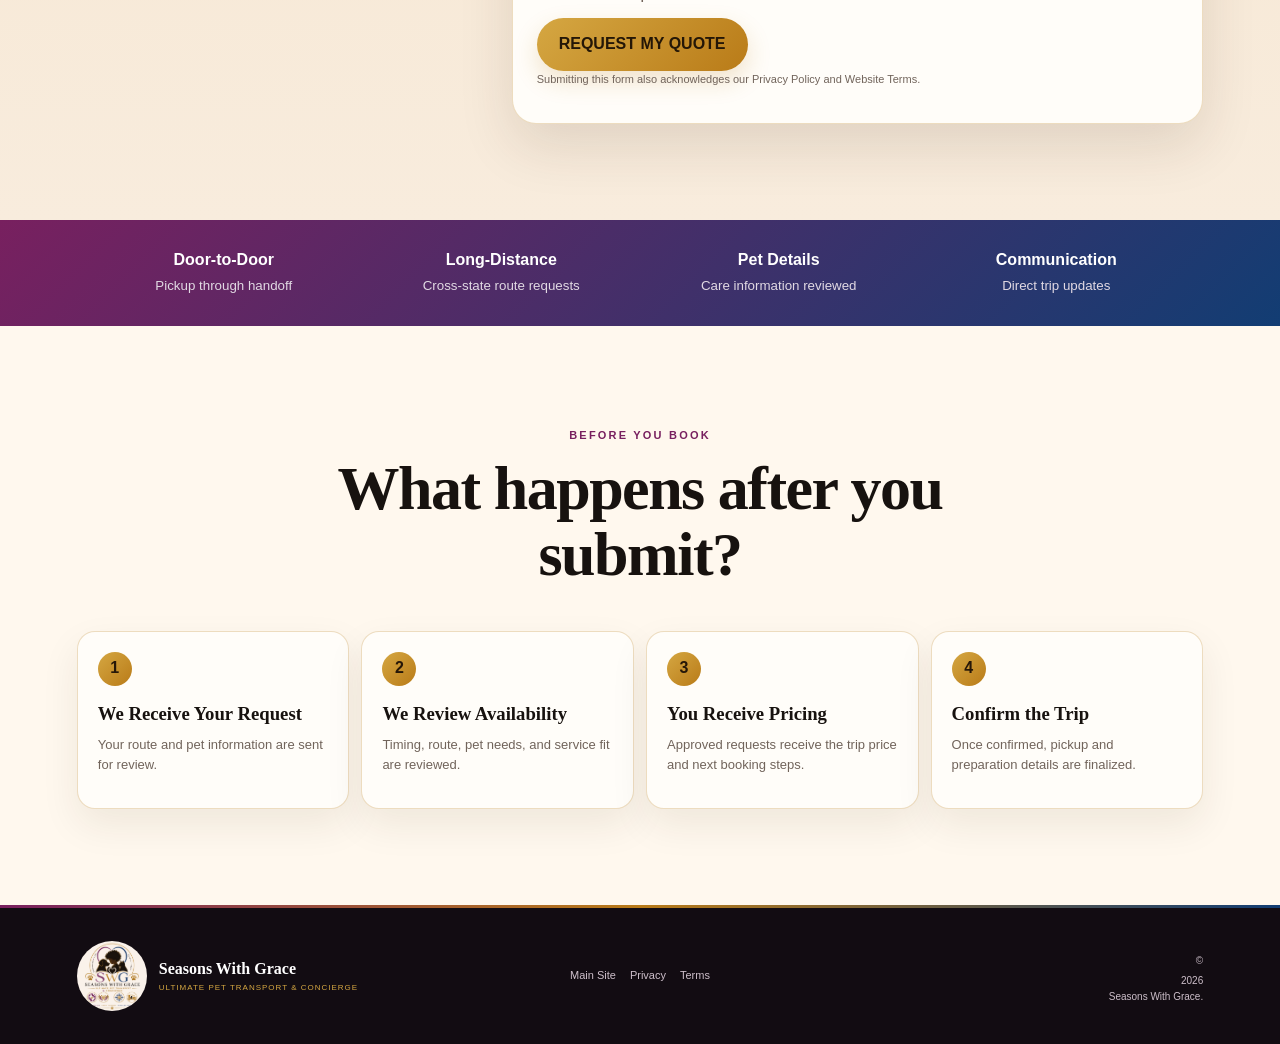
<file: quote.html>
<!doctype html>
<html lang="en">
<head>
  <meta charset="utf-8"><meta name="viewport" content="width=device-width,initial-scale=1">
  <meta name="theme-color" content="#fff8ee">
  <title>Get a Pet Transport Quote | Seasons With Grace</title>
  <meta name="description" content="Request a pet transport quote from Seasons With Grace. Door-to-door ground transport for dogs, cats, puppies, relocations and long-distance routes.">
  <link rel="canonical" href="https://seasonswithgrace.org/quote.html">
  <meta property="og:type" content="website">
  <meta property="og:title" content="Get a Pet Transport Quote | Seasons With Grace">
  <meta property="og:description" content="Send your route, travel date, pet details, and care notes for a door-to-door ground pet transport quote.">
  <meta property="og:url" content="https://seasonswithgrace.org/quote.html">
  <link rel="icon" href="images/logo.png">
  <link rel="stylesheet" href="styles.css"><link rel="stylesheet" href="launch.css">
  <script type="application/ld+json">
    {
      "@context":"https://schema.org",
      "@type":"Service",
      "name":"Pet Transport Quote",
      "serviceType":"Ground pet transportation",
      "provider":{"@type":"Organization","name":"Seasons With Grace","url":"https://seasonswithgrace.org/"},
      "areaServed":{"@type":"Country","name":"United States"},
      "url":"https://seasonswithgrace.org/quote.html"
    }
  </script>
</head>
<body class="ad-landing">
  <div class="announcement" data-announcement>Nationwide ground pet transport • Request a quote today.</div>
  <header class="topbar">
    <a href="index.html" class="brand"><img src="images/logo.png" class="brand-logo" alt="Seasons With Grace logo"><div class="brand-copy"><strong>Seasons With Grace</strong><span>Ultimate Pet Transport & Concierge</span></div></a>
    <div class="launch-top-contact"><a data-phone-link href="#" data-track="call_click">Call</a><span style="color:#cfc4cf">•</span><a data-sms-link href="#" data-track="sms_click">Text</a></div>
  </header>

  <main>
    <section class="hero">
      <div class="hero-copy">
        <span class="eyebrow">Door-to-Door Pet Transportation</span>
        <h1>Tell us the route.<br><em>We’ll review the journey.</em></h1>
        <p class="hero-lead">Request pricing for long-distance pet transport, puppy delivery, cat transport, relocation, adoption routes, and custom ground transportation.</p>
        <div class="launch-hero-badges"><span>✓ Dogs & cats</span><span>✓ Long-distance</span><span>✓ Door-to-door</span><span>✓ Personalized care</span></div>
      </div>
      <div class="launch-logo-card"><img src="images/logo.png" alt="Seasons With Grace logo"></div>
    </section>

    <section class="section quote-section" id="quote">
      <div class="launch-quote-shell">
        <aside class="launch-quote-copy">
          <span class="section-kicker light">Free Quote Request</span>
          <h2>Ready when you are.</h2>
          <p>Send the route and pet details. We’ll use them to review availability and pricing.</p>
          <ul><li>Pickup & destination</li><li>Preferred travel date</li><li>Pet type & approximate size</li><li>Special-care notes</li></ul>
          <div class="direct-contact"><a data-phone-link href="#" data-track="call_click">📞 Call</a><a data-sms-link href="#" data-track="sms_click">💬 Text</a></div>
        </aside>

        <form id="leadForm" class="launch-form" method="POST" action="https://formspree.io/f/xljdepew">
          <div class="form-grid">
            <label>Full Name<input name="name" autocomplete="name" required placeholder="Your full name"></label>
            <label>Phone<input name="phone" autocomplete="tel" required placeholder="(555) 555-5555"></label>
            <label>Email<input name="email" type="email" autocomplete="email" required placeholder="you@example.com"></label>
            <label>Preferred Contact<select name="contactMethod" required><option value="">Choose one</option><option>Text</option><option>Phone Call</option><option>Email</option></select></label>
            <label class="span-2">Pickup City / State<input name="pickup" required placeholder="Pickup city, state"></label>
            <label class="span-2">Destination City / State<input name="dropoff" required placeholder="Destination city, state"></label>
            <label>Preferred Pickup Date<input name="date" type="date" required></label>
            <label>Pet Type<select name="petType" required><option value="">Choose one</option><option>Dog</option><option>Cat</option><option>Other small animal</option></select></label>
            <label>Pet Name<input name="petName" required placeholder="Pet name"></label>
            <label>Approx. Weight<input name="weight" placeholder="Example: 35 lbs"></label>
            <label class="span-2">Service Needed<select name="serviceType" required><option value="">Select service</option><option>Private Ground Transport</option><option>Puppy / Breeder Delivery</option><option>Cat Transportation</option><option>Pet Relocation</option><option>Rescue / Adoption Transport</option><option>Multi-Pet Transport</option><option>Custom Long-Haul Route</option></select></label>
            <label class="span-2">Anything we should know?<textarea name="notes" rows="4" placeholder="Medication, temperament, timing, crate/carrier, special-care information, etc."></textarea></label>
          </div>
          <label class="launch-consent"><input type="checkbox" name="contactConsent" required><span>I agree that Seasons With Grace may contact me by phone, text, or email about this transport request. Consent is not a condition of purchase.</span></label>
          <button class="btn btn-gold full" type="submit" id="leadSubmit">REQUEST MY QUOTE</button>
          <div id="leadStatus" class="launch-form-status" role="status"></div>
          <p style="font-size:11px;color:var(--muted)">Submitting this form also acknowledges our <a href="privacy.html">Privacy Policy</a> and <a href="terms.html">Website Terms</a>.</p>
        </form>
      </div>
    </section>

    <section class="ad-trust-strip"><div class="ad-trust-grid"><div><strong>Door-to-Door</strong><small>Pickup through handoff</small></div><div><strong>Long-Distance</strong><small>Cross-state route requests</small></div><div><strong>Pet Details</strong><small>Care information reviewed</small></div><div><strong>Communication</strong><small>Direct trip updates</small></div></div></section>

    <section class="section">
      <div class="section-head"><span class="section-kicker">Before You Book</span><h2>What happens after you submit?</h2></div>
      <div class="launch-process"><article class="launch-step"><b>1</b><h3>We Receive Your Request</h3><p>Your route and pet information are sent for review.</p></article><article class="launch-step"><b>2</b><h3>We Review Availability</h3><p>Timing, route, pet needs, and service fit are reviewed.</p></article><article class="launch-step"><b>3</b><h3>You Receive Pricing</h3><p>Approved requests receive the trip price and next booking steps.</p></article><article class="launch-step"><b>4</b><h3>Confirm the Trip</h3><p>Once confirmed, pickup and preparation details are finalized.</p></article></div>
    </section>
  </main>

  <footer><div class="footer-brand"><img src="images/logo.png" alt="Seasons With Grace logo"><div><strong>Seasons With Grace</strong><span>Ultimate Pet Transport & Concierge</span></div></div><div class="footer-links"><a href="index.html">Main Site</a><a href="privacy.html">Privacy</a><a href="terms.html">Terms</a></div><div class="footer-note"><span>© <span id="year"></span> Seasons With Grace.</span></div></footer>
  <div class="mobile-lead-bar"><a class="call" data-phone-link href="#" data-track="call_click">CALL</a><a class="quote" href="#quote">GET QUOTE</a></div>
  <div id="cookieBanner" class="cookie-banner"><p>We use optional analytics and advertising tools to understand website activity and measure ads.</p><div class="cookie-actions"><button class="accept" id="acceptAnalytics">Accept Analytics</button><button class="decline" id="declineAnalytics">No Thanks</button><a href="privacy.html" style="color:#f0d18a;font-size:12px;padding:8px">Privacy</a></div></div>
  <script src="launch-config.js"></script><script src="launch-runtime.js"></script><script src="app.js"></script>
</body>
</html>
</file>
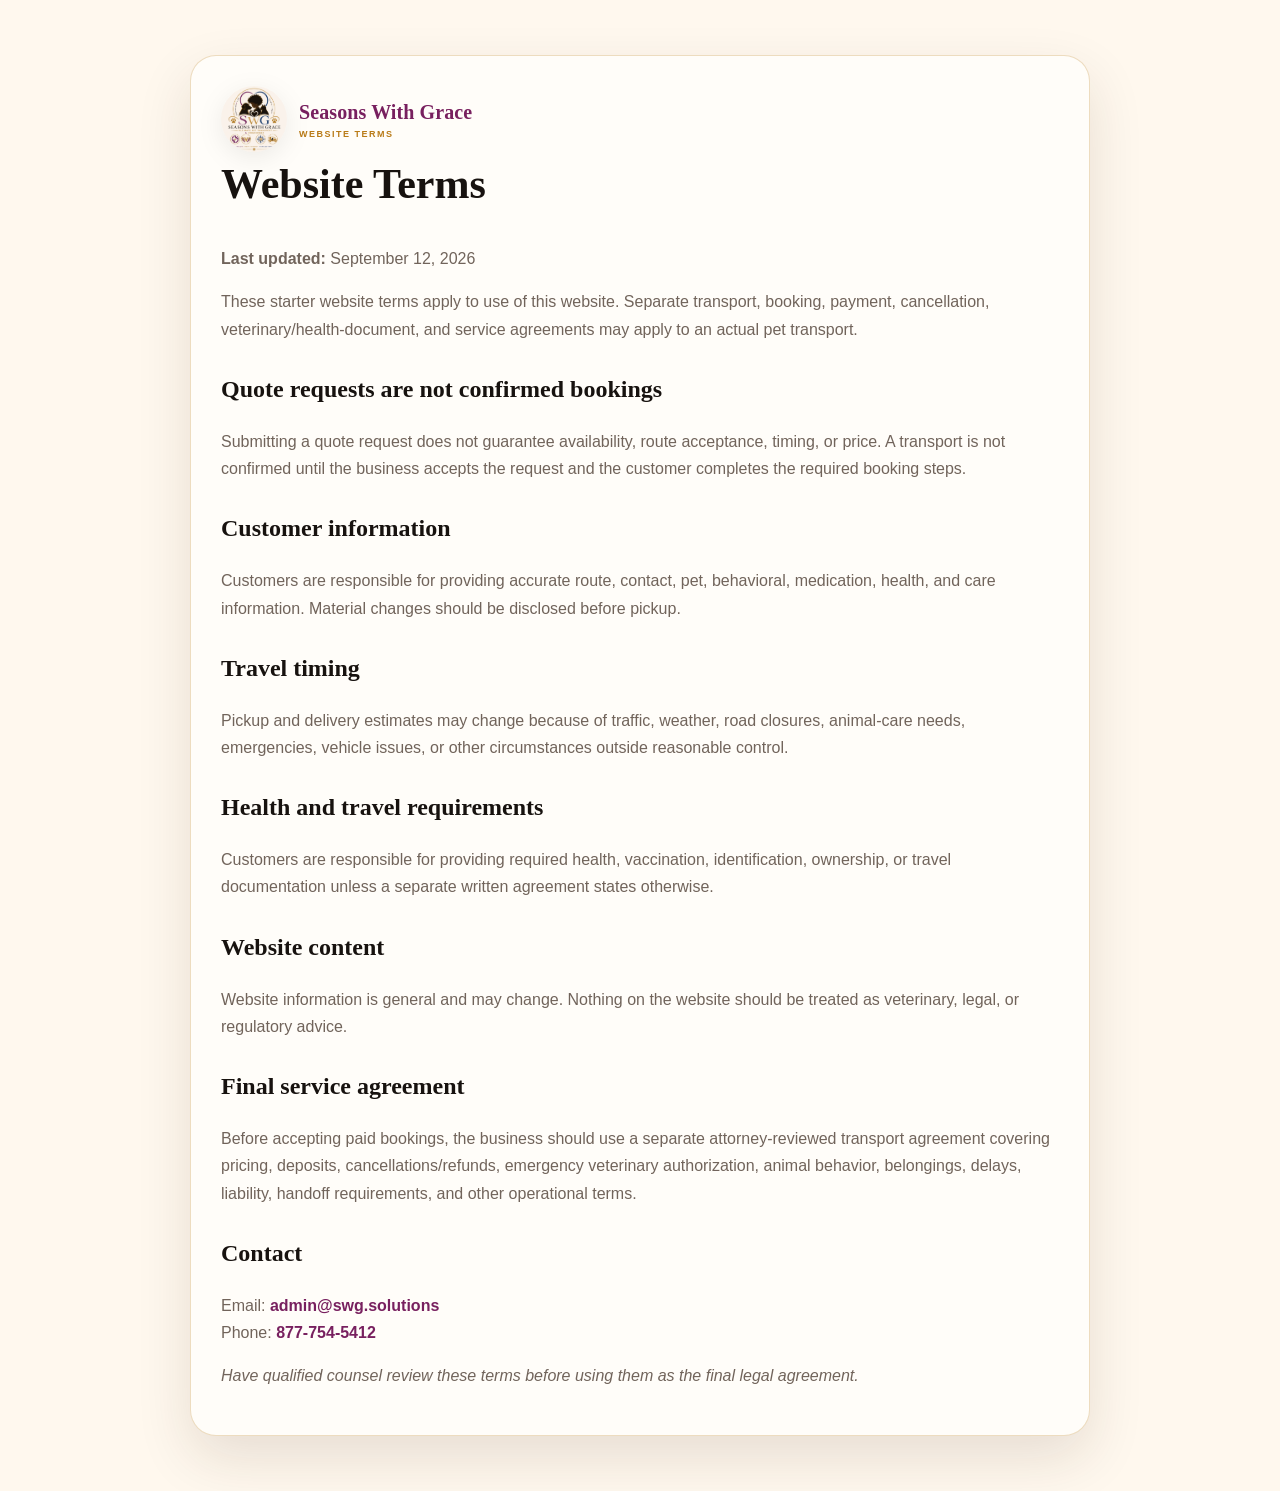
<file: terms.html>
<!doctype html>
<html lang="en"><head><meta charset="utf-8"><meta name="viewport" content="width=device-width,initial-scale=1"><title>Website Terms | Seasons With Grace</title><link rel="stylesheet" href="styles.css"><link rel="stylesheet" href="launch.css"></head>
<body>
<main class="policy-card">
  <a href="index.html" class="brand"><img src="images/logo.png" class="brand-logo" alt="Seasons With Grace logo"><div class="brand-copy"><strong>Seasons With Grace</strong><span>Website Terms</span></div></a>
  <h1>Website Terms</h1>
  <p><strong>Last updated:</strong> September 12, 2026</p>
  <p>These starter website terms apply to use of this website. Separate transport, booking, payment, cancellation, veterinary/health-document, and service agreements may apply to an actual pet transport.</p>
  <h2>Quote requests are not confirmed bookings</h2>
  <p>Submitting a quote request does not guarantee availability, route acceptance, timing, or price. A transport is not confirmed until the business accepts the request and the customer completes the required booking steps.</p>
  <h2>Customer information</h2>
  <p>Customers are responsible for providing accurate route, contact, pet, behavioral, medication, health, and care information. Material changes should be disclosed before pickup.</p>
  <h2>Travel timing</h2>
  <p>Pickup and delivery estimates may change because of traffic, weather, road closures, animal-care needs, emergencies, vehicle issues, or other circumstances outside reasonable control.</p>
  <h2>Health and travel requirements</h2>
  <p>Customers are responsible for providing required health, vaccination, identification, ownership, or travel documentation unless a separate written agreement states otherwise.</p>
  <h2>Website content</h2>
  <p>Website information is general and may change. Nothing on the website should be treated as veterinary, legal, or regulatory advice.</p>
  <h2>Final service agreement</h2>
  <p>Before accepting paid bookings, the business should use a separate attorney-reviewed transport agreement covering pricing, deposits, cancellations/refunds, emergency veterinary authorization, animal behavior, belongings, delays, liability, handoff requirements, and other operational terms.</p>
  <h2>Contact</h2>
  <p>Email: <a data-email-link data-email-display href="#">Configure business email</a><br>Phone: <a data-phone-link data-phone-display href="#">Configure business phone</a></p>
  <p><em>Have qualified counsel review these terms before using them as the final legal agreement.</em></p>
</main>
<script src="launch-config.js"></script><script src="launch-runtime.js"></script>
</body></html>
</file>
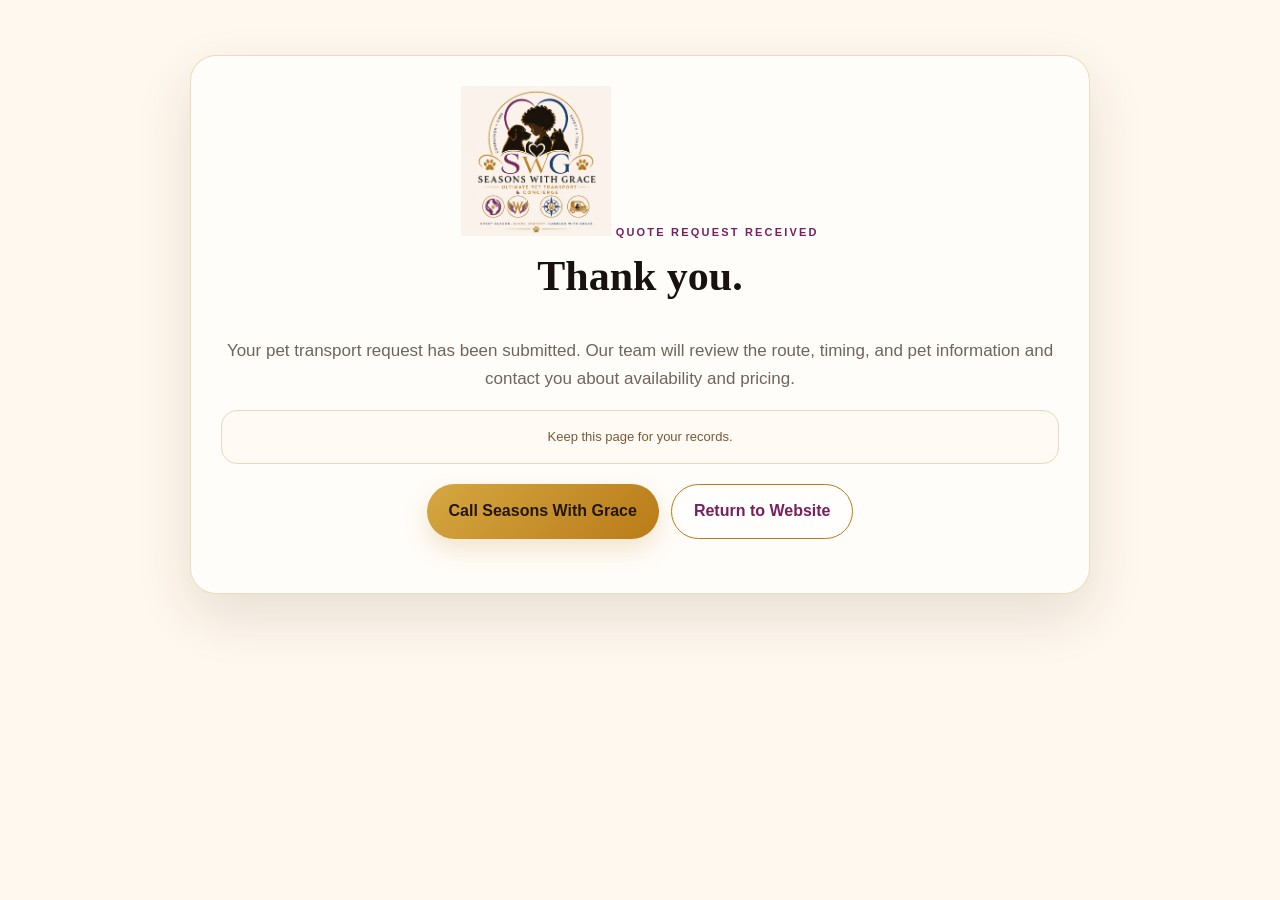
<file: thank-you.html>
<!doctype html>
<html lang="en"><head><meta charset="utf-8"><meta name="viewport" content="width=device-width,initial-scale=1"><meta name="theme-color" content="#fff8ee"><title>Quote Request Received | Seasons With Grace</title><link rel="stylesheet" href="styles.css"><link rel="stylesheet" href="launch.css"></head>
<body>
  <div class="thankyou-card">
    <img src="images/logo.png" alt="Seasons With Grace logo">
    <span class="section-kicker">Quote Request Received</span>
    <h1>Thank you.</h1>
    <p style="color:var(--muted);font-size:17px;line-height:1.65">Your pet transport request has been submitted. Our team will review the route, timing, and pet information and contact you about availability and pricing.</p>
    <div class="proof-note" id="leadRef">Keep this page for your records.</div>
    <div class="hero-actions center" style="margin-top:20px"><a class="btn btn-gold" data-phone-link href="#">Call Seasons With Grace</a><a class="btn btn-outline" href="index.html">Return to Website</a></div>
  </div>
  <script src="launch-config.js"></script><script src="launch-runtime.js"></script>
  <script>
    const p=new URLSearchParams(location.search);const id=p.get("lead");if(id)document.getElementById("leadRef").textContent="Request reference: "+id;
  </script>
</body></html>
</file>
<file: styles.css>
:root{
  --cream:#fff8ee;--cream-2:#f9ecda;--paper:#fffdf9;--ink:#17120f;--muted:#71645b;
  --gold:#b97b18;--gold-2:#d5a742;--gold-pale:#ead0a0;--plum:#78205f;--plum-dark:#4f123f;
  --navy:#123d73;--navy-dark:#08284e;--green:#2f7457;--line:rgba(185,123,24,.26);
  --shadow:0 22px 55px rgba(55,34,17,.12);--radius:26px;
  --display:"Baskerville","Palatino Linotype","Book Antiqua",Georgia,serif;
  --sans:"Avenir Next","Segoe UI",Arial,sans-serif
}
*{box-sizing:border-box}html{scroll-behavior:smooth;scroll-padding-top:105px}body{margin:0;background:var(--cream);color:var(--ink);font-family:var(--sans);line-height:1.55;-webkit-font-smoothing:antialiased}a{text-decoration:none;color:inherit}button,input,select,textarea{font:inherit}.announcement{padding:8px 18px;text-align:center;background:linear-gradient(90deg,var(--plum-dark),var(--plum),var(--navy),var(--navy-dark));color:#fff6e8;font-size:10px;font-weight:800;letter-spacing:1.5px;text-transform:uppercase;border-bottom:1px solid var(--gold)}
.topbar{position:sticky;top:0;z-index:1000;display:flex;align-items:center;justify-content:space-between;padding:9px clamp(18px,4vw,64px);background:rgba(255,248,238,.95);backdrop-filter:blur(18px);border-bottom:1px solid var(--line)}.brand{display:flex;align-items:center;gap:12px}.brand-logo{width:66px;height:66px;object-fit:contain;border-radius:50%;filter:drop-shadow(0 6px 12px rgba(0,0,0,.07))}.brand-copy strong{display:block;font-family:var(--display);font-size:20px;letter-spacing:.1px}.brand-copy span{display:block;color:var(--gold);font-size:9px;font-weight:900;letter-spacing:1.5px;text-transform:uppercase}nav{display:flex;align-items:center;gap:20px;font-size:12px;font-weight:800;letter-spacing:.3px}nav a{color:#3b2b23;transition:.2s}nav a:hover{color:var(--plum)}.nav-cta{padding:11px 18px;border-radius:999px;background:linear-gradient(135deg,var(--plum),var(--navy));color:white!important;box-shadow:0 8px 20px rgba(58,31,68,.17)}.menu-btn{display:none;border:0;background:transparent;color:var(--plum);font-size:28px;cursor:pointer}
.hero{min-height:82vh;padding:72px clamp(24px,6vw,90px);display:grid;grid-template-columns:1.03fr .97fr;align-items:center;gap:60px;position:relative;overflow:hidden}.hero:before{content:"";position:absolute;inset:0;background:radial-gradient(circle at 12% 76%,rgba(120,32,95,.10),transparent 26%),radial-gradient(circle at 82% 25%,rgba(18,61,115,.11),transparent 27%),linear-gradient(140deg,rgba(213,167,66,.08),transparent 45%)}.hero-orb{position:absolute;border-radius:50%;filter:blur(5px);opacity:.25}.hero-orb.plum{width:350px;height:350px;background:var(--plum);left:-230px;top:100px}.hero-orb.blue{width:430px;height:430px;background:var(--navy);right:-280px;bottom:-100px}.hero-copy,.logo-stage{position:relative;z-index:2}.eyebrow,.section-kicker{display:inline-block;color:var(--plum);font-size:11px;font-weight:900;letter-spacing:2px;text-transform:uppercase}.section-kicker.light{color:var(--gold-2)}h1,h2,h3,p{margin-top:0}.hero h1{font-family:Georgia,"Times New Roman",serif;font-size:clamp(52px,6.5vw,94px);line-height:.94;letter-spacing:-2.8px;margin:17px 0 25px}.hero h1 em{font-weight:400;color:var(--gold);font-style:italic}.hero-lead{max-width:670px;color:var(--muted);font-size:18px}.hero-actions{display:flex;gap:12px;flex-wrap:wrap;margin:30px 0 24px}.btn{border:0;border-radius:999px;padding:14px 22px;font-weight:850;cursor:pointer;display:inline-flex;align-items:center;justify-content:center;transition:.2s transform,.2s box-shadow}.btn:hover{transform:translateY(-2px)}.btn-gold{background:linear-gradient(135deg,var(--gold-2),var(--gold));color:#241707;box-shadow:0 10px 25px rgba(185,123,24,.20)}.btn-plum{background:linear-gradient(135deg,var(--plum),var(--navy));color:#fff}.btn-soft{background:#efe3d2;color:#4b3830}.btn-outline{border:1px solid var(--gold);background:rgba(255,255,255,.52);color:var(--plum)}.btn-outline-light{border:1px solid var(--gold-2);background:rgba(255,255,255,.04);color:#fff}.hero-trust{display:flex;gap:12px 20px;flex-wrap:wrap;color:var(--muted);font-size:13px}.hero-trust span:first-letter{color:var(--green)}.logo-stage{min-height:590px;display:flex;flex-direction:column;align-items:center;justify-content:center;gap:18px;padding:18px 0 8px}.logo-visual{position:relative;width:min(100%,570px);aspect-ratio:1;display:grid;place-items:center}.logo-ring{position:absolute;width:91%;height:91%;border-radius:50%;border:1px solid rgba(185,123,24,.30);box-shadow:0 0 0 30px rgba(255,255,255,.24),0 0 0 31px rgba(120,32,95,.07)}.hero-logo{position:relative;z-index:2;width:100%;height:auto;display:block;filter:drop-shadow(0 25px 25px rgba(50,30,15,.12))}.live-pill{position:relative;z-index:3;left:auto;right:auto;bottom:auto;width:min(100%,390px);display:flex;gap:12px;align-items:center;justify-content:flex-start;background:var(--paper);border:1px solid var(--gold);border-radius:18px;padding:15px 18px;box-shadow:var(--shadow)}.live-pill i,.demo-badge i{display:block;width:10px;height:10px;border-radius:50%;background:#3aa76c;box-shadow:0 0 0 5px rgba(58,167,108,.14)}.live-pill small{display:block;color:var(--muted)}.live-pill strong{display:block;font-size:13px}
.quick-track{margin:0 clamp(24px,6vw,90px);padding:30px;border-radius:28px;background:linear-gradient(115deg,var(--plum-dark),var(--plum) 34%,var(--navy) 74%,var(--navy-dark));color:#fff;display:flex;align-items:center;justify-content:space-between;gap:30px;border:1px solid rgba(213,167,66,.7);box-shadow:0 20px 42px rgba(47,26,61,.15)}.quick-track h2{font-family:Georgia,serif;font-size:32px;margin:4px 0}.quick-track-form{display:flex;gap:10px;min-width:min(100%,510px)}.quick-track-form input{flex:1;background:rgba(255,255,255,.10);color:#fff;border:1px solid rgba(255,255,255,.28);border-radius:999px;padding:14px 18px}.quick-track-form input::placeholder{color:#d9cbd3}
.section{padding:96px clamp(24px,6vw,90px)}.section-head{max-width:800px;margin:0 auto 44px;text-align:center}.section-head.left{text-align:left;margin-left:0}.section-head.compact{margin-bottom:0}.section-head h2{font-family:Georgia,serif;font-size:clamp(38px,5vw,62px);line-height:1.05;letter-spacing:-1.5px;margin:10px 0 15px}.section-head p{color:var(--muted);margin-bottom:14px}.about-grid{display:grid;grid-template-columns:.85fr 1.15fr;gap:75px;align-items:center}.about-visual{min-height:560px;position:relative;display:grid;place-items:center}.brand-medallion{width:min(100%,500px);aspect-ratio:1;border-radius:50%;display:grid;place-items:center;background:radial-gradient(circle,#fffdf9 40%,#f9e7ce);border:1px solid var(--gold);box-shadow:var(--shadow)}.brand-medallion img{width:92%;border-radius:50%}.mini-card{position:absolute;width:130px;height:130px;border-radius:50%;display:flex;flex-direction:column;align-items:center;justify-content:center;color:#fff;border:3px solid var(--cream);box-shadow:var(--shadow)}.mini-card span{font-family:Georgia,serif;font-size:32px;font-weight:800}.mini-card small{text-transform:uppercase;letter-spacing:1px;font-size:9px}.plum-card{background:linear-gradient(145deg,var(--plum),var(--plum-dark));left:0;bottom:52px}.navy-card{background:linear-gradient(145deg,var(--navy),var(--navy-dark));right:10px;top:45px}.value-row{display:grid;grid-template-columns:1fr 1fr;gap:12px;margin-top:30px}.value-row div{padding:18px;border-left:3px solid var(--gold);background:rgba(255,255,255,.45);border-radius:0 14px 14px 0}.value-row b{display:block;font-family:Georgia,serif;color:var(--plum);font-size:18px}.value-row span{display:block;color:var(--muted);font-size:12px;margin-top:4px}
.services-section{background:linear-gradient(180deg,#f9eddd,#fff8ee)}.services-grid{display:grid;grid-template-columns:repeat(4,1fr);gap:16px}.service-card{position:relative;min-height:290px;padding:28px;background:var(--paper);border:1px solid var(--line);border-radius:24px;overflow:hidden;box-shadow:0 8px 22px rgba(58,37,20,.04);transition:.2s transform,.2s box-shadow}.service-card:hover{transform:translateY(-5px);box-shadow:var(--shadow)}.service-card:before{content:"";position:absolute;left:0;right:0;top:0;height:5px}.plum-accent:before{background:var(--plum)}.gold-accent:before{background:var(--gold)}.navy-accent:before{background:var(--navy)}.service-icon{font-size:34px;margin-top:6px}.service-card h3{font-family:Georgia,serif;font-size:22px;margin:30px 0 10px}.service-card p{color:var(--muted);font-size:14px}.service-card>span{position:absolute;left:28px;bottom:24px;color:var(--gold);font-size:10px;font-weight:900;letter-spacing:1.1px;text-transform:uppercase}
.experience-section{background:var(--cream)}.experience-timeline{max-width:1080px;margin:auto;border-top:1px solid var(--line)}.experience-timeline article{display:grid;grid-template-columns:90px 1fr;gap:25px;padding:28px 10px;border-bottom:1px solid var(--line)}.experience-timeline article>span{font-family:Georgia,serif;font-size:31px;color:var(--gold)}.experience-timeline h3{margin-bottom:5px;font-size:21px}.experience-timeline p{margin:0;color:var(--muted)}
.quote-section{background:linear-gradient(180deg,#f5e2c8,#f8ecdd)}.wizard-card{max-width:990px;margin:auto;background:var(--paper);border:1px solid var(--line);border-radius:30px;padding:32px;box-shadow:var(--shadow)}.wizard-progress{display:grid;grid-template-columns:repeat(4,1fr);gap:8px;margin-bottom:32px}.wizard-progress button{border:0;border-bottom:2px solid #dfcfbc;background:transparent;padding:10px 4px;color:var(--muted);font-size:11px;font-weight:850;text-transform:uppercase;letter-spacing:.8px;cursor:pointer}.wizard-progress button span{display:inline-grid;place-items:center;width:23px;height:23px;border-radius:50%;background:#ede2d4;margin-right:6px}.wizard-progress button.active{border-color:var(--plum);color:var(--plum)}.wizard-progress button.active span{background:var(--plum);color:white}.wizard-step{display:none}.wizard-step.active{display:block}.step-title span{color:var(--gold);text-transform:uppercase;letter-spacing:1.3px;font-size:10px;font-weight:900}.step-title h3{font-family:Georgia,serif;font-size:31px;margin:6px 0 22px}.form-grid{display:grid;grid-template-columns:1fr 1fr;gap:18px}label{display:flex;flex-direction:column;gap:7px;font-size:13px;font-weight:760}label small{color:var(--muted);font-weight:500}input,select,textarea{width:100%;border:1px solid #dbc9b3;background:#fffdf9;border-radius:13px;padding:14px;outline:none;color:var(--ink)}textarea{resize:vertical}input:focus,select:focus,textarea:focus{border-color:var(--plum);box-shadow:0 0 0 3px rgba(120,32,95,.08)}.span-2{grid-column:span 2}.consent{flex-direction:row;align-items:flex-start;margin-top:22px;color:var(--muted);font-weight:500}.consent input{width:auto;margin-top:4px}.wizard-actions{display:flex;justify-content:space-between;gap:12px;margin-top:28px}.wizard-actions #nextStep{margin-left:auto}.hidden{display:none!important}.form-message{margin-top:16px;font-weight:760;color:var(--plum);font-size:14px}
.row-head{max-width:none;display:flex;justify-content:space-between;gap:25px;text-align:left;align-items:end}.row-head h2{margin-bottom:8px}.row-head p{max-width:680px;margin-bottom:0}.demo-badge{display:flex;gap:9px;align-items:center;border-radius:999px;padding:9px 13px;background:#e9f5ee;color:#266948;font-size:10px;font-weight:900;letter-spacing:.8px;white-space:nowrap}.trip-layout{display:grid;grid-template-columns:.78fr 1.22fr;gap:20px}.trip-list{display:flex;flex-direction:column;gap:13px}.trip-card{width:100%;text-align:left;background:var(--paper);border:1px solid var(--line);border-radius:21px;padding:22px;cursor:pointer;transition:.2s}.trip-card:hover,.trip-card.active{border-color:var(--plum);box-shadow:0 12px 28px rgba(84,31,77,.10)}.trip-top,.trip-meta{display:flex;justify-content:space-between;gap:15px}.trip-top div{display:flex;align-items:center;gap:8px}.trip-top b{font-size:16px}.trip-top div span,.trip-top small,.trip-meta{color:var(--muted);font-size:12px}.trip-card h3{font-family:Georgia,serif;font-size:20px;margin:12px 0 15px}.progress{height:8px;border-radius:9px;overflow:hidden;background:#eadac5;margin-bottom:9px}.progress span{display:block;height:100%;background:linear-gradient(90deg,var(--plum),var(--gold),var(--navy))}.care-update-card{padding:22px;border-radius:20px;background:linear-gradient(145deg,var(--plum-dark),var(--navy-dark));color:#fff}.care-update-card>span{color:var(--gold-2);font-size:10px;font-weight:900;letter-spacing:1.2px;text-transform:uppercase}.care-update-card ul{margin:12px 0 0;padding-left:20px;color:#e7dce5;font-size:13px}.care-update-card li{margin:7px 0}.map-card{background:var(--paper);border:1px solid var(--line);border-radius:22px;overflow:hidden}.map-header{padding:17px 20px;display:flex;align-items:center;justify-content:space-between;gap:16px;border-bottom:1px solid var(--line)}.map-header small{display:block;color:var(--muted)}.map-header strong{display:block}.map-header>span{color:var(--navy);font-weight:900}#map{height:410px;background:#ddd}.care-chips{display:flex;gap:8px;flex-wrap:wrap;padding:14px 20px 0}.care-chips span{font-size:11px;background:#f2e8dc;border-radius:999px;padding:7px 10px;color:#55453b}.update-strip{display:flex;align-items:center;gap:14px;padding:16px 20px 20px}.update-strip>span{font-size:25px}.update-strip small{display:block;color:var(--muted)}.update-strip strong{display:block;font-size:13px}
.track-section{background:linear-gradient(120deg,var(--plum-dark),#4d2047,var(--navy-dark));color:#fff}.track-shell{max-width:950px;margin:auto}.track-shell .section-head p{color:#d7cad5}.track-form{display:flex;gap:10px;background:rgba(255,255,255,.08);border:1px solid rgba(213,167,66,.45);border-radius:22px;padding:12px}.track-form input{background:rgba(255,255,255,.10);border-color:rgba(255,255,255,.20);color:#fff}.track-form input::placeholder{color:#cdbdca}.tracking-result{margin-top:18px;background:#fff9f0;color:var(--ink);border:1px solid var(--gold);border-radius:22px;padding:24px}.tracking-result h3{font-family:Georgia,serif;font-size:28px;margin-bottom:7px}.status-line{display:flex;justify-content:space-between;gap:20px;padding:13px 0;border-top:1px solid var(--line);font-size:14px}.status-line span{color:var(--muted)}.status-line strong{text-align:right}.tracking-actions{display:flex;gap:8px;flex-wrap:wrap;margin-top:14px}.tracking-actions span{padding:7px 10px;border-radius:999px;background:#f2e7d8;font-size:11px}
.journey-grid{display:grid;grid-template-columns:repeat(3,1fr);gap:18px}.journey-card{background:var(--paper);border:1px solid var(--line);border-radius:23px;overflow:hidden}.journey-photo{min-height:280px;display:flex;flex-direction:column;align-items:center;justify-content:center;gap:9px;color:#fff3db}.journey-photo span{font-size:62px}.journey-photo small{text-transform:uppercase;letter-spacing:1.3px;font-size:9px}.plum-photo{background:radial-gradient(circle at 30% 20%,#9d4a87,var(--plum-dark))}.gold-photo{background:radial-gradient(circle at 30% 20%,#daa94b,#7d5418)}.navy-photo{background:radial-gradient(circle at 30% 20%,#2a609d,var(--navy-dark))}.journey-copy{padding:21px}.delivered{color:var(--green);font-size:10px;font-weight:900;text-transform:uppercase;letter-spacing:1px}.journey-copy h3{font-family:Georgia,serif;font-size:24px;margin:7px 0}.journey-copy p{color:var(--muted);font-size:13px}.journey-copy>div{display:flex;justify-content:space-between;gap:15px;padding-top:13px;border-top:1px solid var(--line);font-size:11px}.journey-copy>div small{color:var(--muted)}
.safety-section{background:linear-gradient(180deg,#f8ead7,#fff8ee)}.safety-grid{display:grid;grid-template-columns:repeat(3,1fr);gap:16px}.safety-grid article{background:var(--paper);border:1px solid var(--line);border-radius:22px;padding:27px}.safety-grid article>span{font-family:Georgia,serif;font-size:28px;color:var(--gold)}.safety-grid h3{font-size:19px;margin:22px 0 7px}.safety-grid p{color:var(--muted);font-size:13px;margin-bottom:0}.credentials-note{max-width:1000px;margin:22px auto 0;display:grid;grid-template-columns:auto 1fr;gap:18px;padding:19px 22px;border-radius:18px;background:linear-gradient(90deg,var(--plum-dark),var(--navy-dark));color:#fff}.credentials-note b{color:var(--gold-2)}.credentials-note span{font-size:13px;color:#e1d5de}
.reviews-grid{display:grid;grid-template-columns:repeat(3,1fr);gap:18px}.reviews-grid article{background:var(--paper);border:1px solid var(--line);border-radius:22px;padding:27px}.stars{color:var(--gold);letter-spacing:2px}.reviews-grid blockquote{margin:18px 0;font-family:Georgia,serif;font-size:20px;line-height:1.45}.reviewer{display:flex;gap:10px;align-items:center;border-top:1px solid var(--line);padding-top:14px}.reviewer>span{font-size:24px}.reviewer b,.reviewer small{display:block}.reviewer small{color:var(--muted)}
.faq-section{background:#f8ead7}.faq-list{max-width:920px;margin:auto}.faq-list details{background:var(--paper);border:1px solid var(--line);border-radius:17px;margin-bottom:10px;overflow:hidden}.faq-list summary{list-style:none;cursor:pointer;padding:19px 22px;font-weight:850;display:flex;justify-content:space-between;gap:18px}.faq-list summary::-webkit-details-marker{display:none}.faq-list summary:after{content:"+";color:var(--plum);font-size:20px}.faq-list details[open] summary:after{content:"–"}.faq-list details p{padding:0 22px 20px;color:var(--muted);margin:0}
.contact-section{background:linear-gradient(120deg,var(--plum-dark),#4e214a,var(--navy-dark));color:white}.contact-grid{display:grid;grid-template-columns:.9fr 1.1fr;gap:60px;align-items:center;max-width:1100px;margin:auto}.contact-copy h2{font-family:Georgia,serif;font-size:clamp(40px,5vw,62px);line-height:1.05;margin:10px 0}.contact-copy p{color:#d5c7d3}.contact-points{display:flex;flex-direction:column;gap:8px;color:#f4e6d3;margin-top:28px}.contact-form{background:#fff9f0;color:var(--ink);border:1px solid var(--gold);border-radius:25px;padding:28px;box-shadow:var(--shadow);display:grid;gap:14px}.light-message{color:var(--gold-2)}
.final-cta{text-align:center;padding:85px 24px;background:var(--cream);border-top:1px solid var(--line)}.final-cta img{width:125px;height:125px;object-fit:contain;border-radius:50%;margin-bottom:12px}.final-cta h2{font-family:Georgia,serif;font-size:clamp(42px,5vw,64px);margin:10px 0}.final-cta p{color:var(--muted)}.center{justify-content:center}
footer{display:grid;grid-template-columns:1fr auto 1fr;gap:30px;align-items:center;padding:33px clamp(24px,6vw,90px);background:#120c12;color:#cdbfca;border-top:3px solid transparent;border-image:linear-gradient(90deg,var(--plum),var(--gold),var(--navy)) 1}.footer-brand{display:flex;align-items:center;gap:12px}.footer-brand img{width:70px;height:70px;object-fit:contain;border-radius:50%}.footer-brand strong,.footer-brand span{display:block}.footer-brand strong{color:#fff;font-family:Georgia,serif}.footer-brand span{color:var(--gold-2);font-size:8px;text-transform:uppercase;letter-spacing:1px}.footer-links{display:flex;gap:14px;flex-wrap:wrap;font-size:11px}.footer-note{text-align:right}.footer-note b,.footer-note span{display:block}.footer-note b{color:#fff;font-family:Georgia,serif}.footer-note span{font-size:10px;margin-top:5px}.mobile-actions{display:none}
@media(max-width:1050px){nav{display:none;position:absolute;left:18px;right:18px;top:89px;background:var(--paper);border:1px solid var(--line);border-radius:21px;padding:18px;box-shadow:var(--shadow);flex-direction:column;align-items:stretch}nav.open{display:flex}.menu-btn{display:block}.hero{grid-template-columns:1fr}.logo-stage{min-height:auto;padding-top:28px}.logo-visual{width:min(100%,520px)}.services-grid{grid-template-columns:1fr 1fr}.about-grid,.trip-layout,.contact-grid{grid-template-columns:1fr}.about-visual{order:2}.brand-medallion{width:450px}.journey-grid,.safety-grid,.reviews-grid{grid-template-columns:1fr 1fr}footer{grid-template-columns:1fr}.footer-note{text-align:left}}
@media(max-width:700px){html{scroll-padding-top:85px}.announcement{font-size:8px}.brand-copy{display:none}.brand-logo{width:58px;height:58px}.topbar{padding:7px 15px}.hero{padding:48px 20px 65px;gap:25px}.hero h1{font-size:clamp(48px,14vw,68px);letter-spacing:-2px}.logo-stage{min-height:auto;padding:18px 0 0;gap:14px}.logo-visual{width:min(100%,360px)}.logo-ring{width:91%;height:91%}.hero-logo{width:100%}.live-pill{position:relative;left:auto;right:auto;bottom:auto;width:min(100%,360px);margin:0 auto}.quick-track{margin:0 15px;padding:24px;flex-direction:column;align-items:stretch}.quick-track-form,.track-form{flex-direction:column}.section{padding:70px 20px}.about-grid{gap:35px}.about-visual{min-height:430px}.brand-medallion{width:330px}.mini-card{width:95px;height:95px}.mini-card span{font-size:24px}.plum-card{bottom:20px}.navy-card{top:15px}.value-row,.services-grid,.journey-grid,.safety-grid,.reviews-grid,.form-grid{grid-template-columns:1fr}.span-2{grid-column:span 1}.service-card{min-height:250px}.wizard-card{padding:20px}.wizard-progress{grid-template-columns:repeat(4,1fr);gap:2px}.wizard-progress button{font-size:0}.wizard-progress button span{font-size:11px;margin:0}.wizard-actions{flex-wrap:wrap}.wizard-actions .btn{flex:1}.row-head{align-items:flex-start;flex-direction:column}.trip-meta,.status-line{flex-direction:column;gap:4px}.status-line strong{text-align:left}.journey-photo{min-height:220px}.safety-grid,.reviews-grid{grid-template-columns:1fr}.credentials-note{grid-template-columns:1fr}.contact-grid{gap:30px}.footer-links{display:none}.mobile-actions{position:fixed;bottom:12px;left:12px;right:12px;z-index:999;display:grid;grid-template-columns:1fr 1fr;gap:8px;padding:8px;background:rgba(18,12,18,.92);backdrop-filter:blur(12px);border:1px solid rgba(213,167,66,.5);border-radius:18px;box-shadow:0 12px 35px rgba(0,0,0,.22)}.mobile-actions a{padding:11px;border-radius:12px;text-align:center;font-size:12px;font-weight:900}.mobile-actions a:first-child{background:linear-gradient(135deg,var(--gold-2),var(--gold));color:#241707}.mobile-actions a:last-child{background:linear-gradient(135deg,var(--plum),var(--navy));color:#fff}footer{padding-bottom:95px}}

.portal-launch{padding:70px clamp(24px,6vw,88px);background:linear-gradient(135deg,#17131b,#35142f 58%,#13253d);color:#fff;display:flex;justify-content:space-between;align-items:center;gap:30px}
.portal-launch h2{margin:8px 0 10px;font-family:Georgia,serif;font-size:clamp(34px,5vw,58px)}
.portal-launch p{max-width:720px;color:#d8ced8;margin:0}
.portal-launch-actions{display:flex;gap:12px;flex-wrap:wrap}
.portal-launch .btn-primary{background:#c89a52;color:#17131b}
.portal-launch .btn-secondary{border-color:rgba(255,255,255,.28);color:#fff;background:rgba(255,255,255,.07)}
@media(max-width:800px){.portal-launch{flex-direction:column;align-items:flex-start}}

h1,h2,h3,.brand-copy strong,.footer-brand strong{font-family:var(--display)}
.section-kicker,.eyebrow{letter-spacing:2.2px}
.launch-card,.launch-step,.launch-form,.thankyou-card,.policy-card{box-shadow:0 16px 38px rgba(55,34,17,.08)}
</file>
<file: launch.css>
.launch-top-contact{display:flex;align-items:center;gap:8px;flex-wrap:wrap}
.launch-top-contact a{color:#fff;font-weight:800}
.launch-hero-badges{display:flex;gap:10px;flex-wrap:wrap;margin-top:18px}
.launch-hero-badges span{background:rgba(255,255,255,.62);border:1px solid rgba(185,123,24,.25);padding:9px 12px;border-radius:999px;font-size:12px;font-weight:850;color:var(--plum)}
.launch-logo-card{position:relative;display:flex;align-items:center;justify-content:center;min-height:520px}
.launch-logo-card:before{content:"";position:absolute;width:min(90%,500px);aspect-ratio:1;border:1px solid rgba(185,123,24,.30);border-radius:50%;box-shadow:0 0 0 28px rgba(255,255,255,.22)}
.launch-logo-card img{position:relative;z-index:2;width:min(100%,540px);filter:drop-shadow(0 25px 25px rgba(50,30,15,.12))}
.ad-trust-strip{background:linear-gradient(135deg,var(--plum),var(--navy));color:#fff;padding:18px}
.ad-trust-grid{width:min(1100px,calc(100% - 30px));margin:auto;display:grid;grid-template-columns:repeat(4,1fr);gap:10px}
.ad-trust-grid div{text-align:center;padding:10px}.ad-trust-grid strong{display:block}.ad-trust-grid small{color:#e1d9e3}
.launch-grid{display:grid;grid-template-columns:repeat(3,1fr);gap:14px}
.launch-card{background:var(--paper);border:1px solid var(--line);border-radius:22px;padding:22px;box-shadow:var(--shadow)}
.launch-card .icon{font-size:32px}.launch-card h3{font-family:Georgia,serif;font-size:23px;margin:12px 0 8px}.launch-card p{color:var(--muted);line-height:1.6;font-size:14px}
.launch-process{display:grid;grid-template-columns:repeat(4,1fr);gap:12px}
.launch-step{border:1px solid var(--line);background:var(--paper);border-radius:18px;padding:20px}
.launch-step b{display:grid;place-items:center;width:34px;height:34px;border-radius:50%;background:linear-gradient(135deg,var(--gold-2),var(--gold));color:#261708}
.launch-step h3{font-family:Georgia,serif;margin:13px 0 7px}.launch-step p{font-size:13px;color:var(--muted);line-height:1.55}
.launch-quote-shell{display:grid;grid-template-columns:.75fr 1.25fr;gap:20px;align-items:start}
.launch-quote-copy{background:linear-gradient(145deg,var(--plum),var(--navy));color:#fff;border-radius:26px;padding:28px;position:sticky;top:105px}
.launch-quote-copy h2{font-family:Georgia,serif;font-size:36px;margin:10px 0}.launch-quote-copy p{color:#eee4ec;line-height:1.6}.launch-quote-copy ul{padding-left:20px;line-height:1.9;color:#eee4ec}
.launch-form{background:var(--paper);border:1px solid var(--line);border-radius:24px;padding:24px;box-shadow:var(--shadow)}
.launch-form .form-grid{display:grid;grid-template-columns:1fr 1fr;gap:13px}.launch-form .span-2{grid-column:span 2}
.launch-form label{display:flex;flex-direction:column;gap:6px;font-size:11px;font-weight:850;color:#3d3338}
.launch-form input,.launch-form select,.launch-form textarea{width:100%;padding:13px;border:1px solid var(--line);border-radius:12px;background:#fff;color:var(--ink)}
.launch-form input:focus,.launch-form select:focus,.launch-form textarea:focus{outline:2px solid rgba(120,32,95,.12);border-color:var(--plum)}
.launch-consent{display:flex!important;flex-direction:row!important;align-items:flex-start;gap:9px!important;margin:13px 0;color:var(--muted)!important;font-weight:600!important;line-height:1.45}
.launch-consent input{width:auto;margin-top:3px}
.launch-form-status{display:none;margin-top:13px;padding:12px;border-radius:12px;font-size:13px}.launch-form-status.show{display:block}.launch-form-status.ok{background:#e6f3eb;color:#265f43}.launch-form-status.err{background:#f7e6e9;color:#843644}
.direct-contact{display:grid;grid-template-columns:1fr 1fr;gap:10px;margin-top:14px}.direct-contact a{border:1px solid rgba(255,255,255,.34);border-radius:14px;padding:12px;color:#fff;text-align:center;font-weight:850}
.proof-note{background:#fffaf3;border:1px solid #ead9bd;padding:16px;border-radius:16px;color:#755c39;font-size:13px;line-height:1.55}
.reviews-section{background:linear-gradient(180deg,#fff8ee,#f9ecda)}
.review-standards{display:grid;grid-template-columns:repeat(3,1fr);gap:16px;max-width:1100px;margin:auto}
.review-standards article{background:var(--paper);border:1px solid var(--line);border-radius:22px;padding:25px;box-shadow:0 16px 38px rgba(55,34,17,.08)}
.review-mark{color:var(--gold);font-family:var(--display);font-size:28px}
.review-standards h3{font-family:var(--display);font-size:23px;margin:15px 0 8px}.review-standards p{color:var(--muted);font-size:14px;line-height:1.6;margin:0}
.customer-review{max-width:820px;margin:22px auto 0;padding:30px 34px;text-align:center;background:var(--paper);border:1px solid var(--gold);border-radius:22px;box-shadow:0 16px 38px rgba(55,34,17,.08)}
.customer-review-photo{display:block;width:min(100%,300px);aspect-ratio:4/3;object-fit:cover;margin:0 auto 20px;border-radius:16px;border:1px solid var(--line);box-shadow:0 12px 26px rgba(55,34,17,.12)}
.customer-review-stars{color:var(--gold);font-size:22px;letter-spacing:4px}.customer-review blockquote{margin:14px 0 12px;font-family:var(--display);font-size:clamp(20px,2.5vw,28px);line-height:1.4}.customer-review-label{color:var(--muted);font-size:11px;font-weight:850;letter-spacing:1.3px;text-transform:uppercase}
.review-cta{max-width:1100px;margin:22px auto 0;padding:25px 28px;border-radius:22px;background:linear-gradient(135deg,var(--plum-dark),var(--navy-dark));color:#fff;display:grid;grid-template-columns:.7fr 1.3fr;align-items:start;gap:28px}.review-cta h3{font-family:var(--display);font-size:30px;margin:7px 0}.review-cta p{color:#e1d5de;margin:0}.review-cta .section-kicker{color:var(--gold-2)}.review-form{background:var(--paper);color:var(--ink);border-radius:18px;padding:18px}.review-form-grid{display:grid;grid-template-columns:1fr 1fr;gap:12px}.review-form label{display:flex;flex-direction:column;gap:6px;font-size:11px;font-weight:850}.review-form input,.review-form select,.review-form textarea{width:100%;padding:11px;border:1px solid var(--line);border-radius:10px;background:#fff;color:var(--ink)}.review-span-2{grid-column:span 2}.review-permission{display:flex!important;flex-direction:row!important;align-items:flex-start;gap:8px!important;margin:12px 0;color:var(--muted);font-weight:600!important;line-height:1.4}.review-permission input{width:auto;margin-top:3px}.review-form-status{color:var(--muted)}
.faq-short{display:grid;grid-template-columns:1fr 1fr;gap:12px}.faq-short details{background:var(--paper);border:1px solid var(--line);border-radius:16px;padding:16px}.faq-short summary{font-weight:850;cursor:pointer}.faq-short p{color:var(--muted);font-size:13px;line-height:1.6}
.careers-section{background:linear-gradient(180deg,#f8ead7,#fff8ee)}
.career-shell{max-width:1100px;margin:auto;display:grid;grid-template-columns:.8fr 1.2fr;gap:20px;align-items:start}
.career-copy{background:linear-gradient(145deg,var(--plum),var(--navy));color:#fff;border-radius:26px;padding:28px;position:sticky;top:105px}.career-copy h3{font-family:var(--display);font-size:34px;margin:10px 0}.career-copy p{color:#eee4ec;line-height:1.6}.career-copy ul{padding-left:20px;line-height:1.9;color:#eee4ec}
.career-full-application{margin-top:18px}
.career-form{background:var(--paper);border:1px solid var(--line);border-radius:24px;padding:24px;box-shadow:var(--shadow)}.career-form-grid{display:grid;grid-template-columns:1fr 1fr;gap:13px}.career-form label{display:flex;flex-direction:column;gap:6px;font-size:11px;font-weight:850;color:#3d3338}.career-form input,.career-form select,.career-form textarea{width:100%;padding:13px;border:1px solid var(--line);border-radius:12px;background:#fff;color:var(--ink)}.career-form input:focus,.career-form select:focus,.career-form textarea:focus{outline:2px solid rgba(120,32,95,.12);border-color:var(--plum)}.career-span-2{grid-column:span 2}.career-consent{display:flex!important;flex-direction:row!important;align-items:flex-start;gap:9px!important;margin:13px 0;color:var(--muted)!important;font-weight:600!important;line-height:1.45}.career-consent input{width:auto;margin-top:3px}
.launch-footer-actions{display:flex;gap:10px;flex-wrap:wrap}
.mobile-lead-bar{display:none;position:fixed;bottom:0;left:0;right:0;z-index:80;background:rgba(20,18,24,.97);padding:8px;gap:8px;box-shadow:0 -8px 24px rgba(0,0,0,.14);max-width:900px}
.mobile-lead-bar a{flex:1;text-align:center;padding:12px 8px;border-radius:999px;font-size:12px;font-weight:900}.mobile-lead-bar .quote{background:var(--gold-2);color:#261708}.mobile-lead-bar .call{background:#fff;color:var(--plum)}
.ad-landing .topbar nav{display:none}.ad-landing .announcement{text-align:center}.ad-landing .hero{min-height:auto;padding-bottom:44px}
.ad-landing .launch-quote-copy{position:static}
.thankyou-card,.policy-card{width:min(900px,calc(100% - 30px));margin:55px auto;background:var(--paper);border:1px solid var(--line);border-radius:26px;padding:30px;box-shadow:var(--shadow)}
.thankyou-card{text-align:center}.thankyou-card img{width:150px}.thankyou-card h1,.policy-card h1{font-family:Georgia,serif;font-size:42px}.policy-card h2{font-family:Georgia,serif;margin-top:28px}.policy-card p,.policy-card li{color:var(--muted);line-height:1.7}.policy-card a{color:var(--plum);font-weight:800}
.cookie-banner{position:fixed;left:16px;right:16px;bottom:16px;z-index:120;max-width:760px;margin:auto;background:#17131b;color:#fff;border:1px solid rgba(255,255,255,.15);border-radius:18px;padding:16px;box-shadow:0 20px 60px rgba(0,0,0,.3);display:none}.cookie-banner.show{display:block}.cookie-banner p{margin:0 0 10px;color:#ddd1dc;font-size:12px;line-height:1.5}.cookie-actions{display:flex;gap:8px;flex-wrap:wrap}
.cookie-actions button{border:0;border-radius:999px;padding:9px 13px;font-weight:850;cursor:pointer}.cookie-actions .accept{background:var(--gold-2);color:#20150b}.cookie-actions .decline{background:#2a2530;color:#fff}
@media(max-width:900px){.launch-grid{grid-template-columns:1fr 1fr}.launch-process{grid-template-columns:1fr 1fr}.launch-quote-shell{grid-template-columns:1fr}.launch-quote-copy,.career-copy{position:static}.ad-trust-grid{grid-template-columns:1fr 1fr}.review-standards{grid-template-columns:1fr 1fr}.review-cta,.career-shell{grid-template-columns:1fr}}
@media(max-width:900px){body{padding-bottom:68px}.mobile-lead-bar{display:flex;max-width:900px}}
@media(max-width:620px){.launch-grid,.launch-process,.faq-short,.launch-form .form-grid,.review-standards,.review-form-grid,.career-form-grid{grid-template-columns:1fr}.launch-form .span-2,.review-span-2,.career-span-2{grid-column:span 1}.launch-logo-card{min-height:390px}.ad-trust-grid{grid-template-columns:1fr 1fr}.direct-contact{grid-template-columns:1fr}.thankyou-card h1,.policy-card h1{font-size:34px}}
</file>
